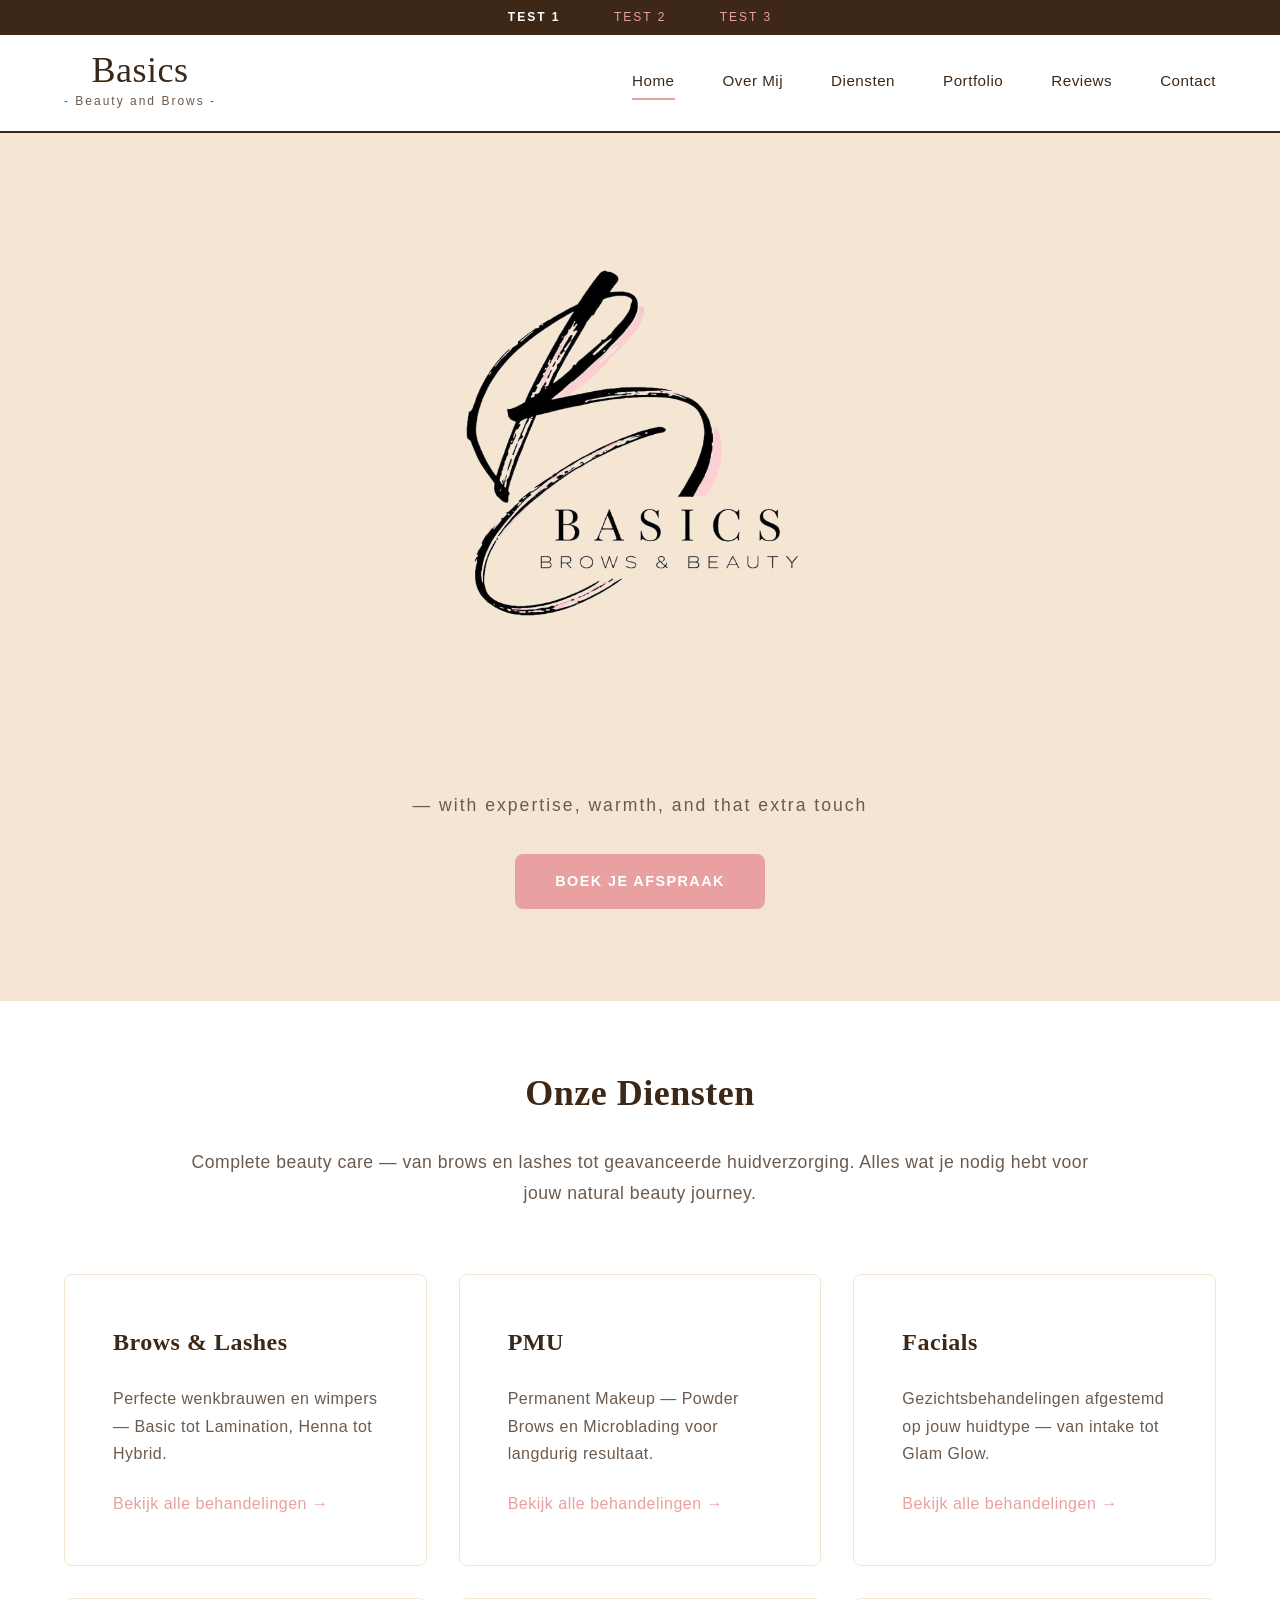
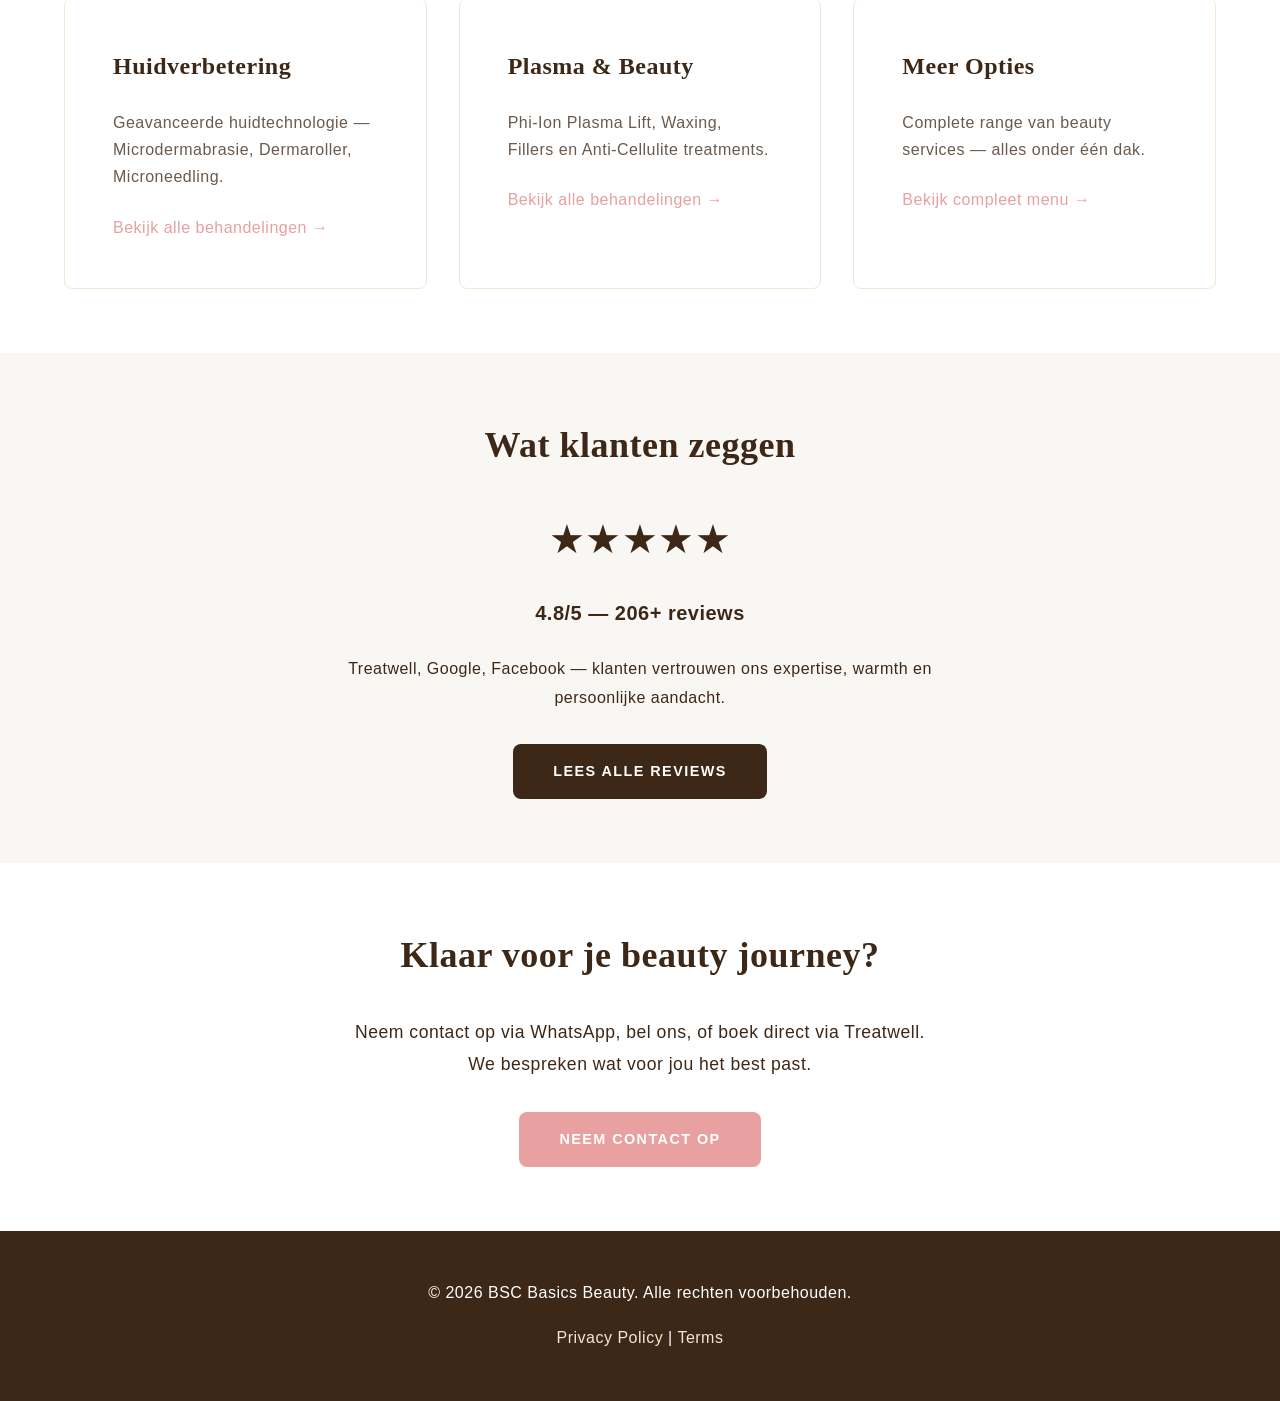
<file: index.html>
<!DOCTYPE html>
<html lang="nl">
<head>
  <meta charset="UTF-8">
  <meta name="viewport" content="width=device-width, initial-scale=1.0">
  <meta name="description" content="BSC Basics Beauty — Professional beauty treatments with expert care, warmth, and that extra touch.">
  <title>BSC Basics Beauty — Beauty Treatments & Skincare</title>
  <link rel="stylesheet" href="css/style.css">
  <style>
    .test-nav {
      position: fixed;
      top: 0;
      left: 0;
      right: 0;
      z-index: 101;
      background: #3D2817;
      color: white;
      padding: 0.5rem 2rem;
      text-align: center;
      font-size: 0.75rem;
      letter-spacing: 2px;
      text-transform: uppercase;
    }
    .test-nav a {
      color: #E8A0A0;
      margin: 0 1.5rem;
      text-decoration: none;
    }
    .test-nav a.active { color: white; font-weight: 600; }
    header { top: 32px !important; }
    nav a[disabled] { cursor: default; }
  </style>
</head>
<body>
  <div class="test-nav">
    <a href="index.html" class="active">Test 1</a>
    <a href="index super stylish.html">Test 2</a>
    <a href="test.html">Test 3</a>
  </div>
  <header>
    <div class="header-container">
      <div class="logo-text">
        <div>Basics</div>
        <div class="logo-subtitle">- Beauty and Brows -</div>
      </div>
      <button class="menu-toggle" id="menuToggle">☰</button>
      <nav id="navMenu">
        <a href="index.html" class="active">Home</a>
        <a href="#" disabled>Over Mij</a>
        <a href="#" disabled>Diensten</a>
        <a href="#" disabled>Portfolio</a>
        <a href="#" disabled>Reviews</a>
        <a href="#" disabled>Contact</a>
      </nav>
    </div>
  </header>

  <section class="hero">
    <div class="hero-content">
      <div class="logo-image">
        <img src="assets/logo/logo.png" alt="BSC Basics Beauty">
      </div>
      <p class="hero-tagline">— with expertise, warmth, and that extra touch</p>
      <a href="contact.html" class="btn">Boek je afspraak</a>
    </div>
  </section>

  <section class="section">
    <div class="container">
      <div style="max-width: 900px; margin: 0 auto;">
        <h2 class="text-center mb" style="margin-bottom: var(--spacing-md);">Onze Diensten</h2>
        <p class="text-center" style="max-width: 100%; margin: 0 auto var(--spacing-xxl); font-size: 1.1rem; line-height: 1.8; color: var(--text-light);">
          Complete beauty care — van brows en lashes tot geavanceerde huidverzorging. Alles wat je nodig hebt voor jouw natural beauty journey.
        </p>
      </div>

      <div class="grid grid-3" style="margin-top: var(--spacing-xl);">
        <div class="card">
          <h3>Brows & Lashes</h3>
          <p>Perfecte wenkbrauwen en wimpers — Basic tot Lamination, Henna tot Hybrid.</p>
          <a href="diensten.html#brows">Bekijk alle behandelingen →</a>
        </div>

        <div class="card">
          <h3>PMU</h3>
          <p>Permanent Makeup — Powder Brows en Microblading voor langdurig resultaat.</p>
          <a href="diensten.html#pmu">Bekijk alle behandelingen →</a>
        </div>

        <div class="card">
          <h3>Facials</h3>
          <p>Gezichtsbehandelingen afgestemd op jouw huidtype — van intake tot Glam Glow.</p>
          <a href="diensten.html#facials">Bekijk alle behandelingen →</a>
        </div>

        <div class="card">
          <h3>Huidverbetering</h3>
          <p>Geavanceerde huidtechnologie — Microdermabrasie, Dermaroller, Microneedling.</p>
          <a href="diensten.html#huid">Bekijk alle behandelingen →</a>
        </div>

        <div class="card">
          <h3>Plasma & Beauty</h3>
          <p>Phi-Ion Plasma Lift, Waxing, Fillers en Anti-Cellulite treatments.</p>
          <a href="diensten.html#plasma">Bekijk alle behandelingen →</a>
        </div>

        <div class="card">
          <h3>Meer Opties</h3>
          <p>Complete range van beauty services — alles onder één dak.</p>
          <a href="diensten.html">Bekijk compleet menu →</a>
        </div>
      </div>
    </div>
  </section>

  <section class="section section-light">
    <div class="container text-center">
      <h2 mb>Wat klanten zeggen</h2>
      <div style="font-size: 2.5rem; margin-bottom: var(--spacing-md);">★★★★★</div>
      <p style="font-size: 1.25rem; font-weight: 600; margin-bottom: var(--spacing-md);">4.8/5 — 206+ reviews</p>
      <p style="max-width: 600px; margin: 0 auto var(--spacing-lg);">
        Treatwell, Google, Facebook — klanten vertrouwen ons expertise, warmth en persoonlijke aandacht.
      </p>
      <a href="reviews.html" class="btn btn-secondary">Lees alle reviews</a>
    </div>
  </section>

  <section class="section">
    <div class="container text-center">
      <h2 mb>Klaar voor je beauty journey?</h2>
      <p style="max-width: 600px; margin: 0 auto var(--spacing-lg); font-size: 1.1rem;">
        Neem contact op via WhatsApp, bel ons, of boek direct via Treatwell.
        We bespreken wat voor jou het best past.
      </p>
      <a href="contact.html" class="btn">Neem contact op</a>
    </div>
  </section>

  <footer>
    <div class="container">
      <p>&copy; 2026 BSC Basics Beauty. Alle rechten voorbehouden.</p>
      <p style="margin-top: var(--spacing-sm);">
        <a href="#">Privacy Policy</a> | <a href="#">Terms</a>
      </p>
    </div>
  </footer>

  <script src="js/main.js"></script>
</body>
</html>
</file>
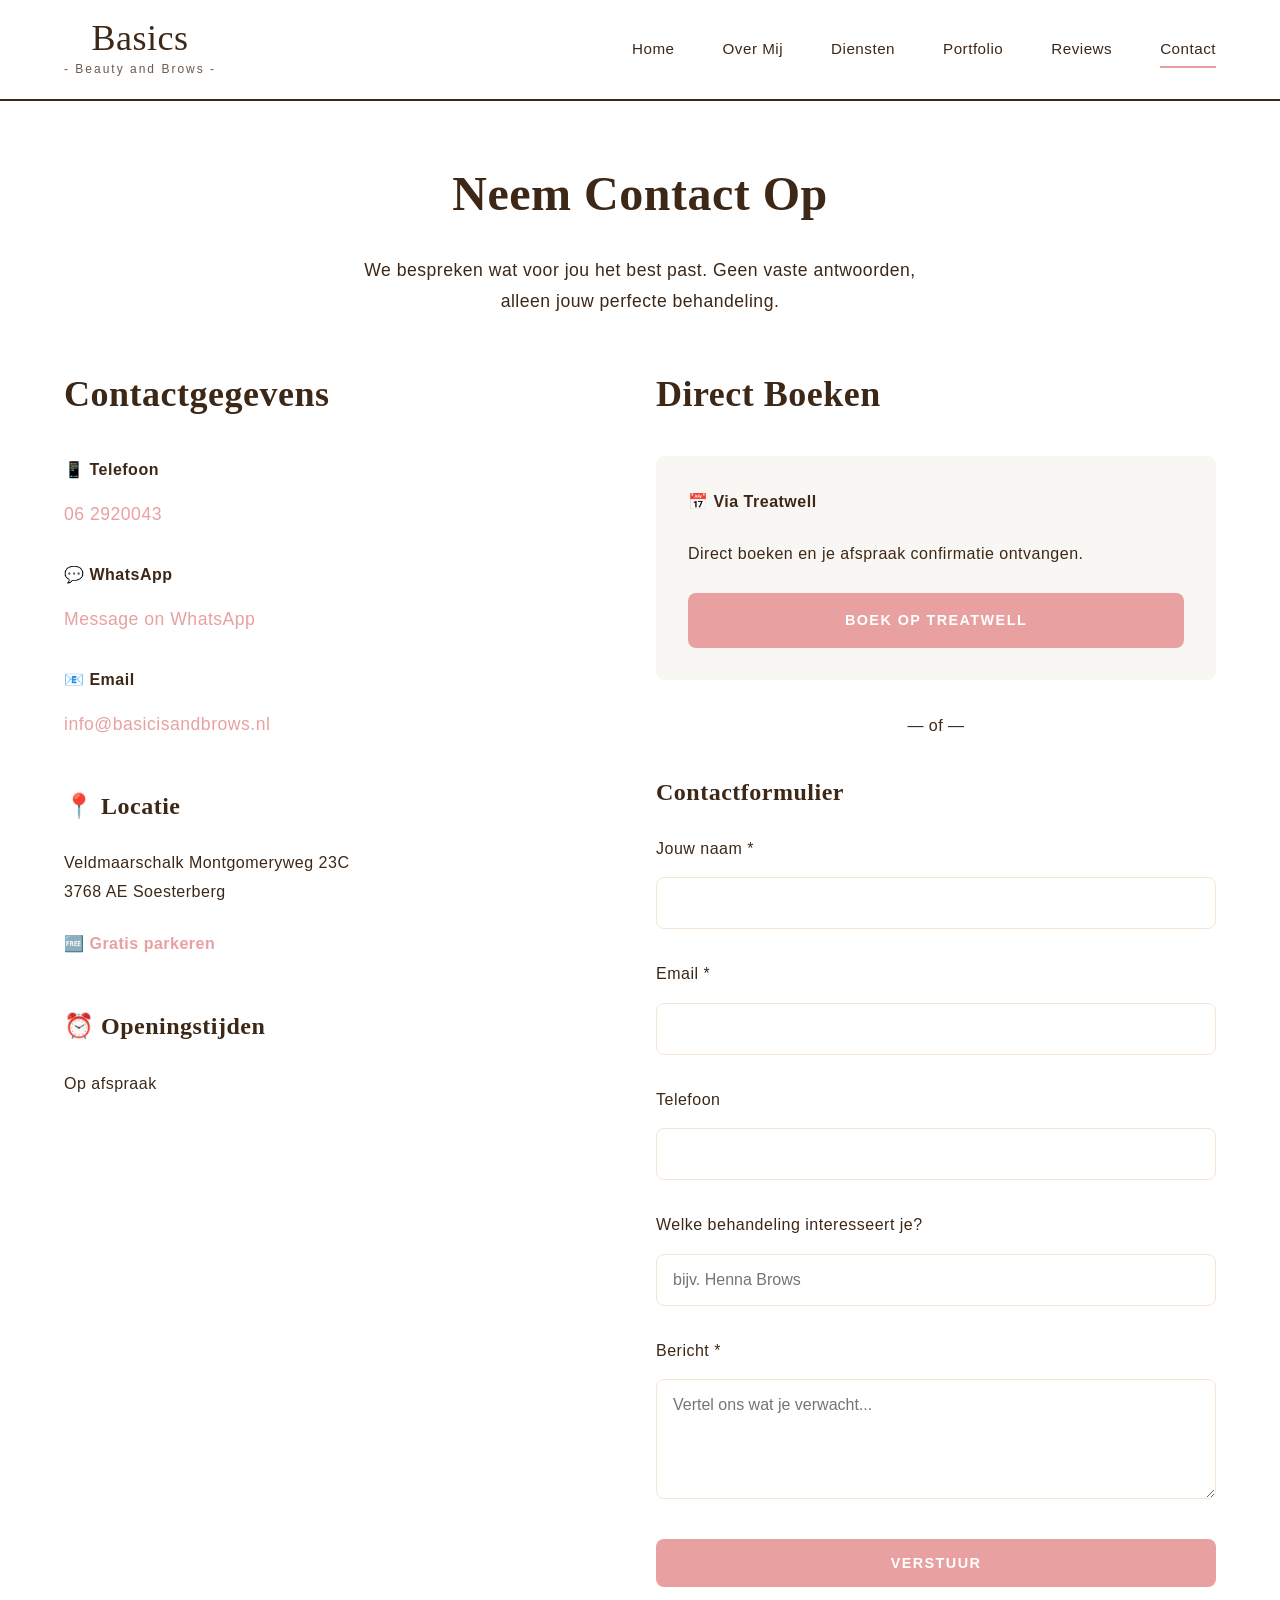
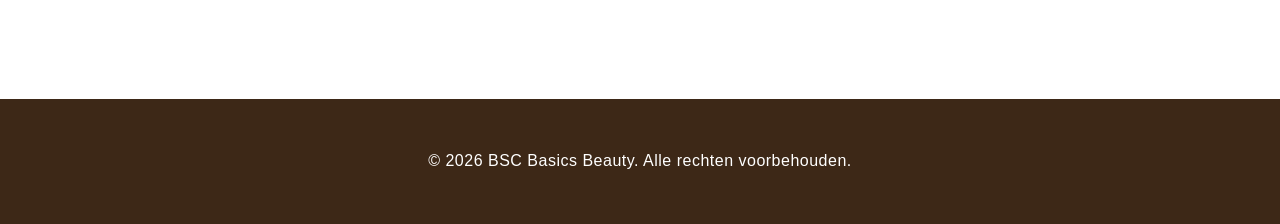
<file: contact.html>
<!DOCTYPE html>
<html lang="nl">
<head>
  <meta charset="UTF-8">
  <meta name="viewport" content="width=device-width, initial-scale=1.0">
  <meta name="description" content="Contact — Neem contact op en plan je afspraak in">
  <title>Contact — BSC Basics Beauty</title>
  <link rel="stylesheet" href="css/style.css">
</head>
<body>
  <header>
    <div class="header-container">
      <div class="logo-text">
        <div>Basics</div>
        <div class="logo-subtitle">- Beauty and Brows -</div>
      </div>
      <button class="menu-toggle" id="menuToggle">☰</button>
      <nav id="navMenu">
        <a href="index.html">Home</a>
        <a href="over-mij.html">Over Mij</a>
        <a href="diensten.html">Diensten</a>
        <a href="portfolio.html">Portfolio</a>
        <a href="reviews.html">Reviews</a>
        <a href="contact.html" class="active">Contact</a>
      </nav>
    </div>
  </header>

  <section class="section">
    <div class="container">
      <h1 class="text-center mb">Neem Contact Op</h1>
      <p class="text-center" style="max-width: 600px; margin: 0 auto var(--spacing-xl); font-size: 1.1rem;">
        We bespreken wat voor jou het best past. Geen vaste antwoorden, alleen jouw perfecte behandeling.
      </p>

      <div class="grid grid-2" style="margin: var(--spacing-xl) 0;">
        <!-- CONTACT INFO -->
        <div>
          <h2>Contactgegevens</h2>

          <div style="margin-bottom: var(--spacing-lg);">
            <p style="font-weight: 600; margin-bottom: var(--spacing-sm);">📱 Telefoon</p>
            <a href="tel:062920043" style="font-size: 1.1rem;">06 2920043</a>
          </div>

          <div style="margin-bottom: var(--spacing-lg);">
            <p style="font-weight: 600; margin-bottom: var(--spacing-sm);">💬 WhatsApp</p>
            <a href="https://wa.me/31629200430" target="_blank" style="font-size: 1.1rem;">Message on WhatsApp</a>
          </div>

          <div style="margin-bottom: var(--spacing-lg);">
            <p style="font-weight: 600; margin-bottom: var(--spacing-sm);">📧 Email</p>
            <a href="mailto:info@basicisandbrows.nl" style="font-size: 1.1rem;">info@basicisandbrows.nl</a>
          </div>

          <h3 style="margin-top: var(--spacing-xl);">📍 Locatie</h3>
          <p>Veldmaarschalk Montgomeryweg 23C<br>3768 AE Soesterberg</p>
          <p style="color: var(--accent); font-weight: 600;">🆓 Gratis parkeren</p>

          <h3 style="margin-top: var(--spacing-xl);">⏰ Openingstijden</h3>
          <p>Op afspraak</p>

          <!-- GOOGLE MAPS -->
          <div style="margin-top: var(--spacing-xl); border-radius: 8px; overflow: hidden; height: 300px;">
            <iframe src="https://www.google.com/maps/embed?pb=!1m18!1m12!1m3!1d2463.8476483826384!2d5.285!3d52.065!2m3!1f0!2f0!3f0!3m2!1i1024!2i768!4f13.1!3m3!1m2!1s0x47c5d2a1234e5e91%3A0x1234567890abcdef!2sVeldmaarschalk%20Montgomeryweg%2023C%2C%20Soesterberg!5e0!3m2!1snl!2snl!4v1234567890" width="100%" height="100%" style="border:0;" allowfullscreen="" loading="lazy" referrerpolicy="no-referrer-when-downgrade"></iframe>
          </div>
        </div>

        <!-- CONTACT FORM / BOOKING -->
        <div>
          <h2>Direct Boeken</h2>

          <div style="background: var(--gray); padding: var(--spacing-lg); border-radius: 8px; margin-bottom: var(--spacing-lg);">
            <p style="margin-bottom: var(--spacing-md); font-weight: 600;">📅 Via Treatwell</p>
            <p style="margin-bottom: var(--spacing-md);">
              Direct boeken en je afspraak confirmatie ontvangen.
            </p>
            <a href="https://www.treatwell.nl" target="_blank" class="btn" style="width: 100%; text-align: center;">
              Boek op Treatwell
            </a>
          </div>

          <p style="text-align: center; margin-bottom: var(--spacing-lg);">— of —</p>

          <h3>Contactformulier</h3>
          <form id="contactForm">
            <div class="form-group">
              <label for="name">Jouw naam *</label>
              <input type="text" id="name" name="name" required>
            </div>

            <div class="form-group">
              <label for="email">Email *</label>
              <input type="email" id="email" name="email" required>
            </div>

            <div class="form-group">
              <label for="phone">Telefoon</label>
              <input type="tel" id="phone" name="phone">
            </div>

            <div class="form-group">
              <label for="treatment">Welke behandeling interesseert je?</label>
              <input type="text" id="treatment" name="treatment" placeholder="bijv. Henna Brows">
            </div>

            <div class="form-group">
              <label for="message">Bericht *</label>
              <textarea id="message" name="message" required placeholder="Vertel ons wat je verwacht..."></textarea>
            </div>

            <button type="submit" class="btn" style="width: 100%;">Verstuur</button>
          </form>
        </div>
      </div>
    </div>
  </section>

  <footer>
    <div class="container">
      <p>&copy; 2026 BSC Basics Beauty. Alle rechten voorbehouden.</p>
    </div>
  </footer>

  <script src="js/main.js"></script>
</body>
</html>
</file>
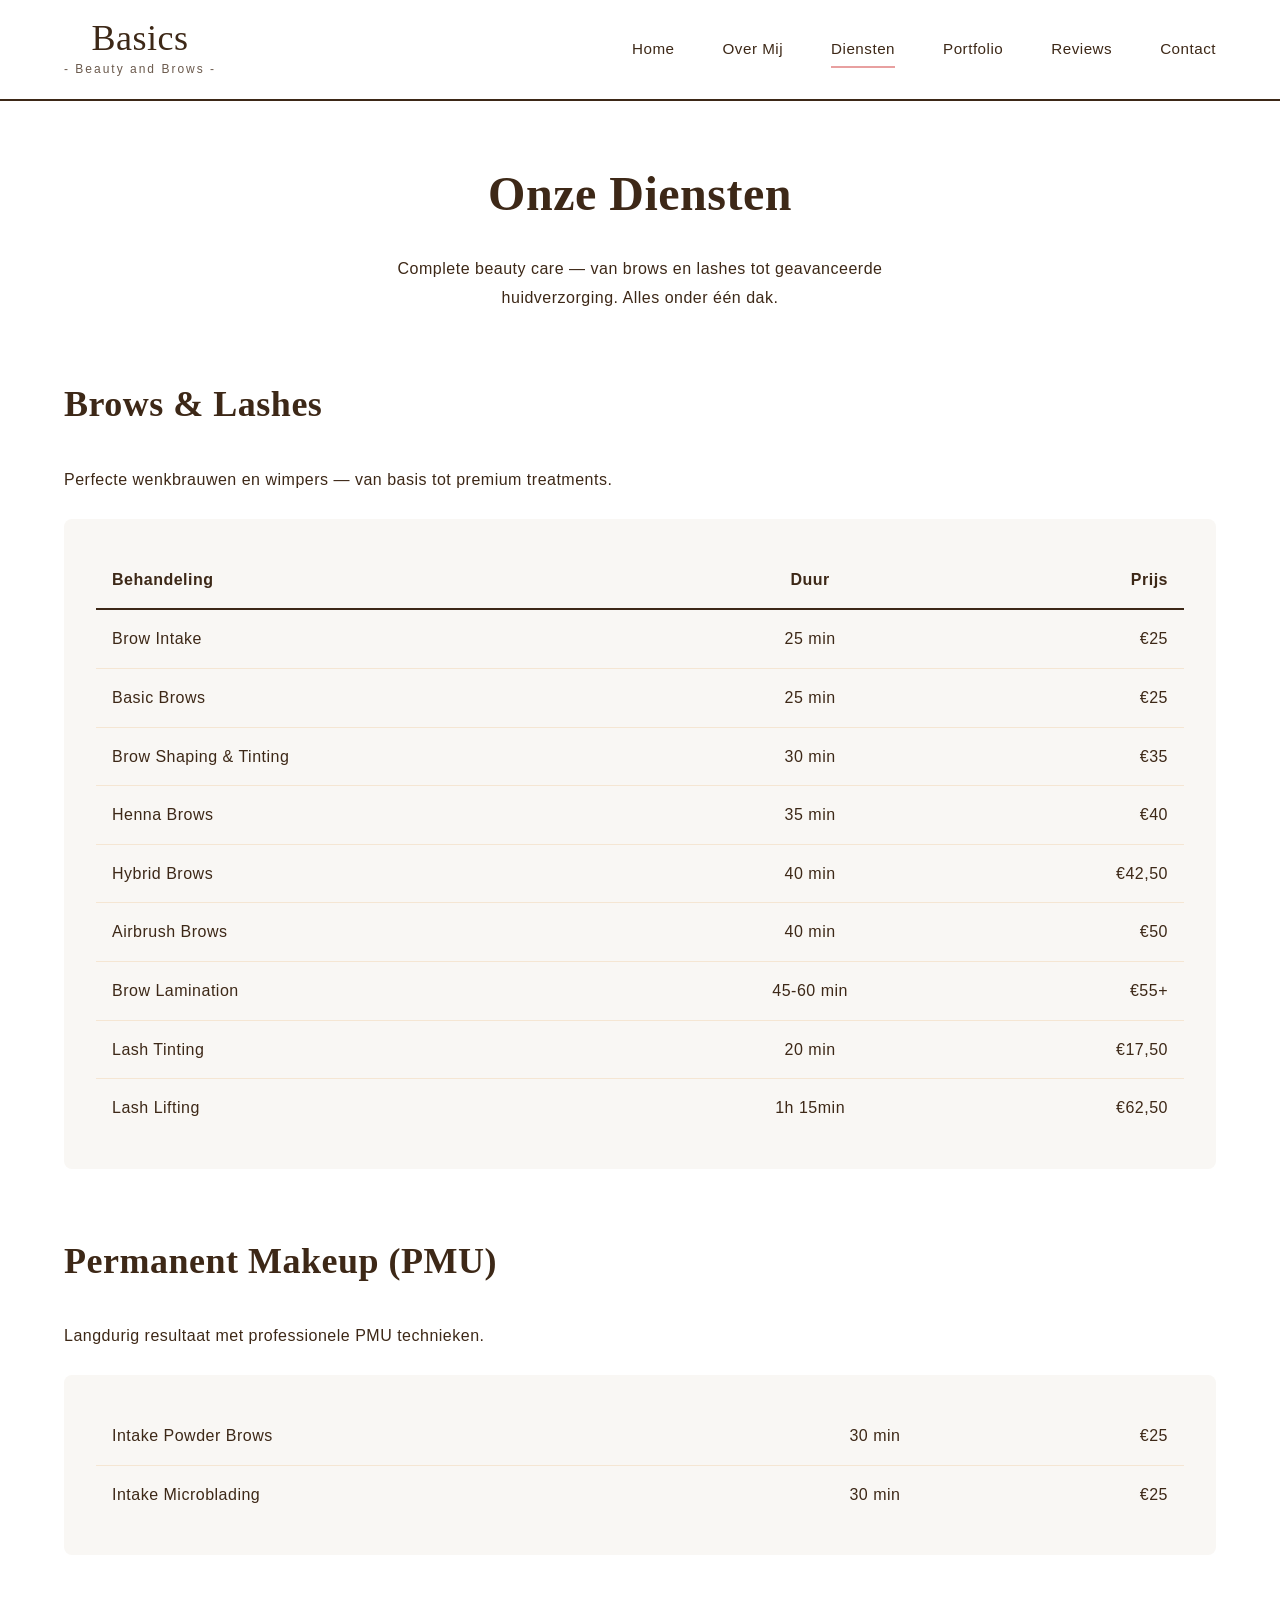
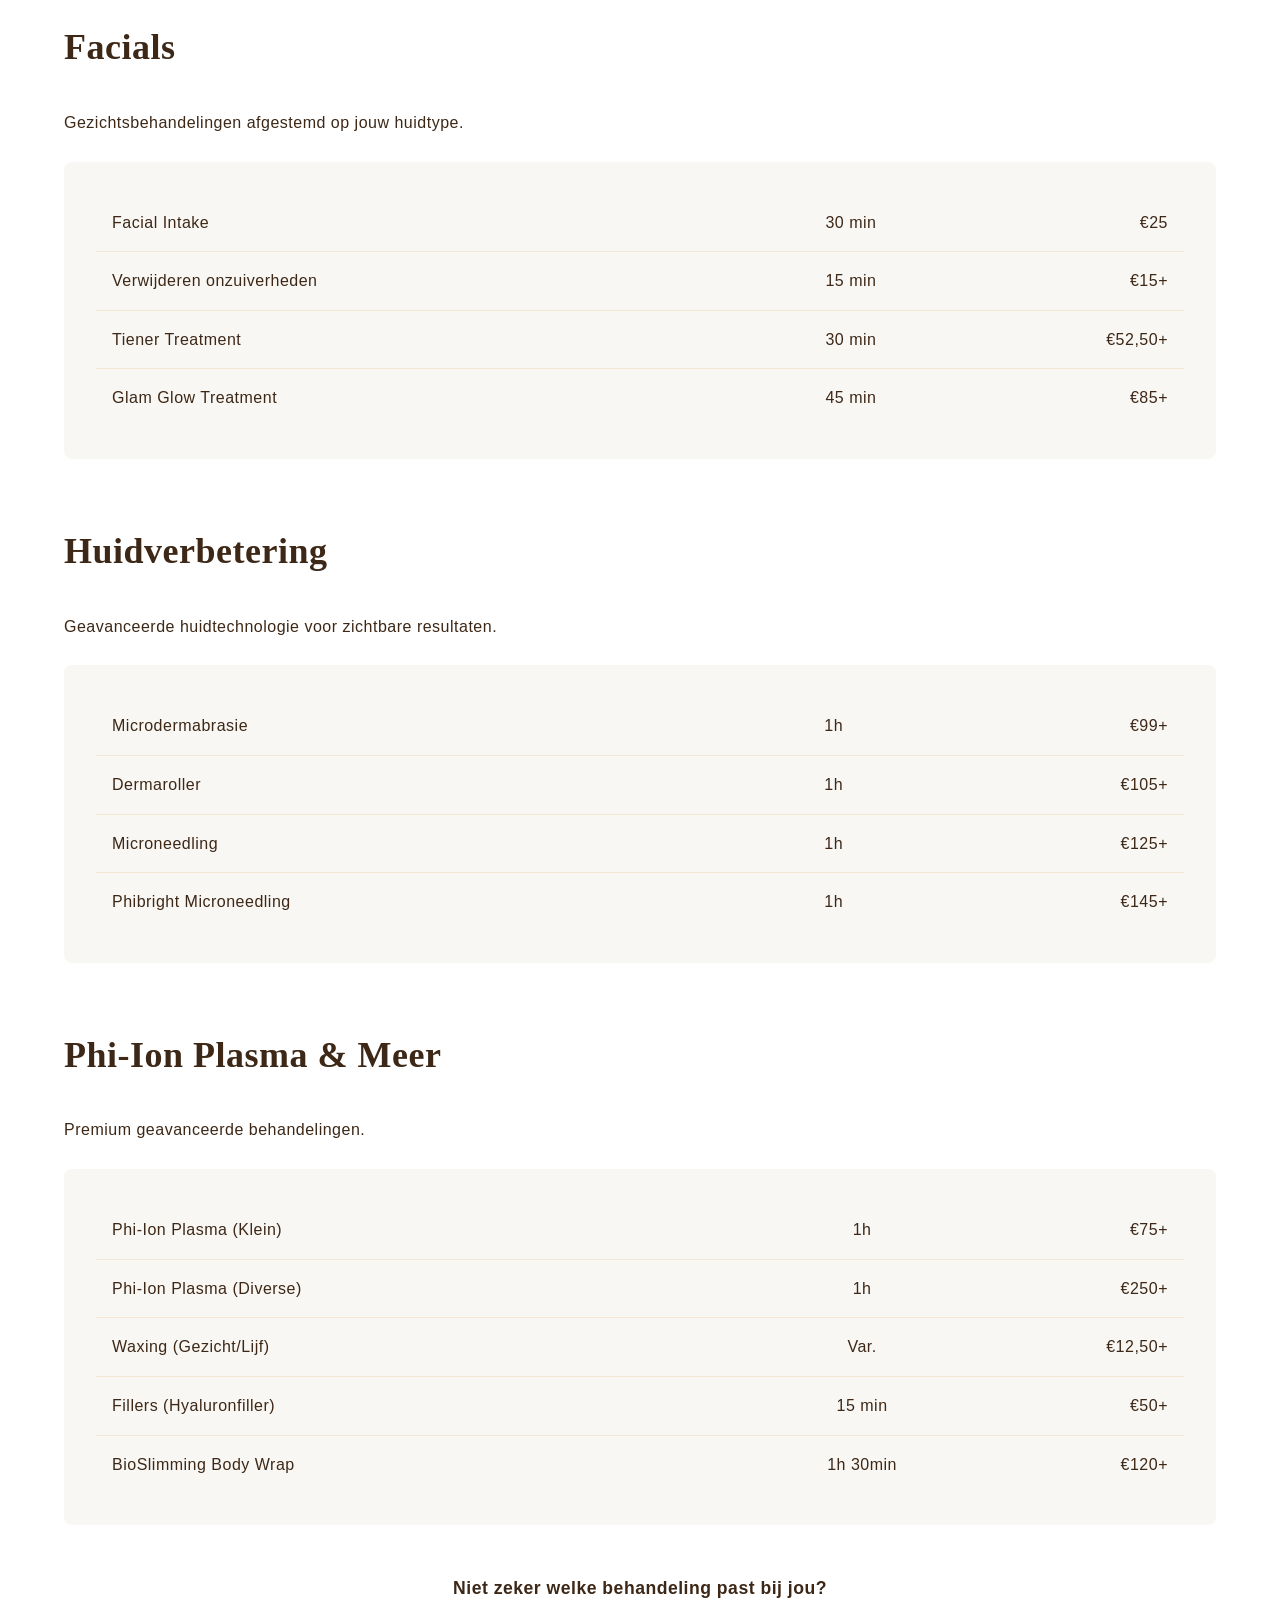
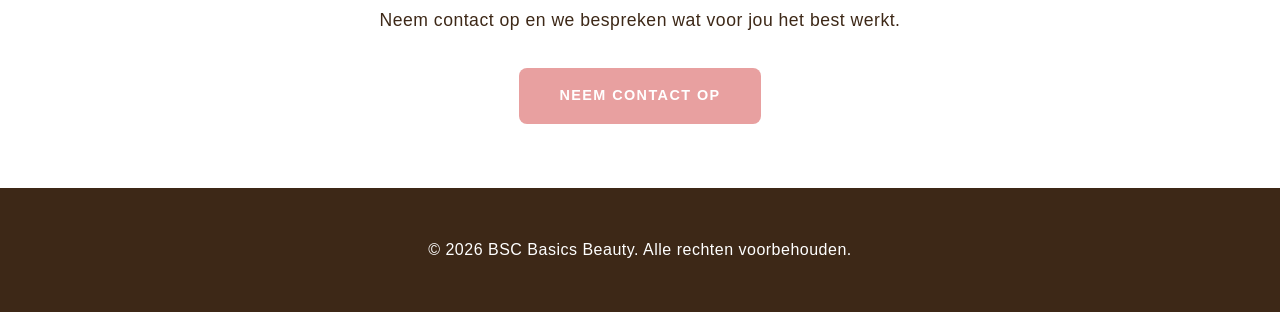
<file: diensten.html>
<!DOCTYPE html>
<html lang="nl">
<head>
  <meta charset="UTF-8">
  <meta name="viewport" content="width=device-width, initial-scale=1.0">
  <meta name="description" content="Alle beauty treatments — Brows, Lashes, PMU, Facials, Huidverbetering en meer">
  <title>Diensten — BSC Basics Beauty</title>
  <link rel="stylesheet" href="css/style.css">
</head>
<body>
  <header>
    <div class="header-container">
      <div class="logo-text">
        <div>Basics</div>
        <div class="logo-subtitle">- Beauty and Brows -</div>
      </div>
      <button class="menu-toggle" id="menuToggle">☰</button>
      <nav id="navMenu">
        <a href="index.html">Home</a>
        <a href="over-mij.html">Over Mij</a>
        <a href="diensten.html" class="active">Diensten</a>
        <a href="portfolio.html">Portfolio</a>
        <a href="reviews.html">Reviews</a>
        <a href="contact.html">Contact</a>
      </nav>
    </div>
  </header>

  <section class="section">
    <div class="container">
      <h1 class="text-center mb">Onze Diensten</h1>
      <p class="text-center" style="max-width: 600px; margin: 0 auto var(--spacing-xl);">
        Complete beauty care — van brows en lashes tot geavanceerde huidverzorging.
        Alles onder één dak.
      </p>

      <!-- BROWS & LASHES -->
      <h2 id="brows" style="margin-top: var(--spacing-xxl);">Brows & Lashes</h2>
      <p>Perfecte wenkbrauwen en wimpers — van basis tot premium treatments.</p>
      
      <div style="background: var(--gray); padding: var(--spacing-lg); border-radius: 8px; margin-bottom: var(--spacing-xl); overflow-x: auto;">
        <table style="width: 100%; border-collapse: collapse;">
          <thead>
            <tr style="border-bottom: 2px solid var(--text);">
              <th style="text-align: left; padding: var(--spacing-sm);">Behandeling</th>
              <th style="text-align: center; padding: var(--spacing-sm);">Duur</th>
              <th style="text-align: right; padding: var(--spacing-sm);">Prijs</th>
            </tr>
          </thead>
          <tbody>
            <tr style="border-bottom: 1px solid var(--primary);">
              <td style="padding: var(--spacing-sm);">Brow Intake</td>
              <td style="text-align: center; padding: var(--spacing-sm);">25 min</td>
              <td style="text-align: right; padding: var(--spacing-sm);">€25</td>
            </tr>
            <tr style="border-bottom: 1px solid var(--primary);">
              <td style="padding: var(--spacing-sm);">Basic Brows</td>
              <td style="text-align: center; padding: var(--spacing-sm);">25 min</td>
              <td style="text-align: right; padding: var(--spacing-sm);">€25</td>
            </tr>
            <tr style="border-bottom: 1px solid var(--primary);">
              <td style="padding: var(--spacing-sm);">Brow Shaping & Tinting</td>
              <td style="text-align: center; padding: var(--spacing-sm);">30 min</td>
              <td style="text-align: right; padding: var(--spacing-sm);">€35</td>
            </tr>
            <tr style="border-bottom: 1px solid var(--primary);">
              <td style="padding: var(--spacing-sm);">Henna Brows</td>
              <td style="text-align: center; padding: var(--spacing-sm);">35 min</td>
              <td style="text-align: right; padding: var(--spacing-sm);">€40</td>
            </tr>
            <tr style="border-bottom: 1px solid var(--primary);">
              <td style="padding: var(--spacing-sm);">Hybrid Brows</td>
              <td style="text-align: center; padding: var(--spacing-sm);">40 min</td>
              <td style="text-align: right; padding: var(--spacing-sm);">€42,50</td>
            </tr>
            <tr style="border-bottom: 1px solid var(--primary);">
              <td style="padding: var(--spacing-sm);">Airbrush Brows</td>
              <td style="text-align: center; padding: var(--spacing-sm);">40 min</td>
              <td style="text-align: right; padding: var(--spacing-sm);">€50</td>
            </tr>
            <tr style="border-bottom: 1px solid var(--primary);">
              <td style="padding: var(--spacing-sm);">Brow Lamination</td>
              <td style="text-align: center; padding: var(--spacing-sm);">45-60 min</td>
              <td style="text-align: right; padding: var(--spacing-sm);">€55+</td>
            </tr>
            <tr style="border-bottom: 1px solid var(--primary);">
              <td style="padding: var(--spacing-sm);">Lash Tinting</td>
              <td style="text-align: center; padding: var(--spacing-sm);">20 min</td>
              <td style="text-align: right; padding: var(--spacing-sm);">€17,50</td>
            </tr>
            <tr>
              <td style="padding: var(--spacing-sm);">Lash Lifting</td>
              <td style="text-align: center; padding: var(--spacing-sm);">1h 15min</td>
              <td style="text-align: right; padding: var(--spacing-sm);">€62,50</td>
            </tr>
          </tbody>
        </table>
      </div>

      <!-- PMU -->
      <h2 id="pmu" style="margin-top: var(--spacing-xxl);">Permanent Makeup (PMU)</h2>
      <p>Langdurig resultaat met professionele PMU technieken.</p>
      
      <div style="background: var(--gray); padding: var(--spacing-lg); border-radius: 8px; margin-bottom: var(--spacing-xl); overflow-x: auto;">
        <table style="width: 100%; border-collapse: collapse;">
          <tbody>
            <tr style="border-bottom: 1px solid var(--primary);">
              <td style="padding: var(--spacing-sm); width: 60%;">Intake Powder Brows</td>
              <td style="text-align: center; padding: var(--spacing-sm);">30 min</td>
              <td style="text-align: right; padding: var(--spacing-sm);">€25</td>
            </tr>
            <tr>
              <td style="padding: var(--spacing-sm);">Intake Microblading</td>
              <td style="text-align: center; padding: var(--spacing-sm);">30 min</td>
              <td style="text-align: right; padding: var(--spacing-sm);">€25</td>
            </tr>
          </tbody>
        </table>
      </div>

      <!-- FACIALS -->
      <h2 id="facials" style="margin-top: var(--spacing-xxl);">Facials</h2>
      <p>Gezichtsbehandelingen afgestemd op jouw huidtype.</p>
      
      <div style="background: var(--gray); padding: var(--spacing-lg); border-radius: 8px; margin-bottom: var(--spacing-xl); overflow-x: auto;">
        <table style="width: 100%; border-collapse: collapse;">
          <tbody>
            <tr style="border-bottom: 1px solid var(--primary);">
              <td style="padding: var(--spacing-sm); width: 60%;">Facial Intake</td>
              <td style="text-align: center; padding: var(--spacing-sm);">30 min</td>
              <td style="text-align: right; padding: var(--spacing-sm);">€25</td>
            </tr>
            <tr style="border-bottom: 1px solid var(--primary);">
              <td style="padding: var(--spacing-sm);">Verwijderen onzuiverheden</td>
              <td style="text-align: center; padding: var(--spacing-sm);">15 min</td>
              <td style="text-align: right; padding: var(--spacing-sm);">€15+</td>
            </tr>
            <tr style="border-bottom: 1px solid var(--primary);">
              <td style="padding: var(--spacing-sm);">Tiener Treatment</td>
              <td style="text-align: center; padding: var(--spacing-sm);">30 min</td>
              <td style="text-align: right; padding: var(--spacing-sm);">€52,50+</td>
            </tr>
            <tr>
              <td style="padding: var(--spacing-sm);">Glam Glow Treatment</td>
              <td style="text-align: center; padding: var(--spacing-sm);">45 min</td>
              <td style="text-align: right; padding: var(--spacing-sm);">€85+</td>
            </tr>
          </tbody>
        </table>
      </div>

      <!-- HUIDVERBETERING -->
      <h2 id="huid" style="margin-top: var(--spacing-xxl);">Huidverbetering</h2>
      <p>Geavanceerde huidtechnologie voor zichtbare resultaten.</p>
      
      <div style="background: var(--gray); padding: var(--spacing-lg); border-radius: 8px; margin-bottom: var(--spacing-xl); overflow-x: auto;">
        <table style="width: 100%; border-collapse: collapse;">
          <tbody>
            <tr style="border-bottom: 1px solid var(--primary);">
              <td style="padding: var(--spacing-sm); width: 60%;">Microdermabrasie</td>
              <td style="text-align: center; padding: var(--spacing-sm);">1h</td>
              <td style="text-align: right; padding: var(--spacing-sm);">€99+</td>
            </tr>
            <tr style="border-bottom: 1px solid var(--primary);">
              <td style="padding: var(--spacing-sm);">Dermaroller</td>
              <td style="text-align: center; padding: var(--spacing-sm);">1h</td>
              <td style="text-align: right; padding: var(--spacing-sm);">€105+</td>
            </tr>
            <tr style="border-bottom: 1px solid var(--primary);">
              <td style="padding: var(--spacing-sm);">Microneedling</td>
              <td style="text-align: center; padding: var(--spacing-sm);">1h</td>
              <td style="text-align: right; padding: var(--spacing-sm);">€125+</td>
            </tr>
            <tr>
              <td style="padding: var(--spacing-sm);">Phibright Microneedling</td>
              <td style="text-align: center; padding: var(--spacing-sm);">1h</td>
              <td style="text-align: right; padding: var(--spacing-sm);">€145+</td>
            </tr>
          </tbody>
        </table>
      </div>

      <!-- PLASMA -->
      <h2 id="plasma" style="margin-top: var(--spacing-xxl);">Phi-Ion Plasma & Meer</h2>
      <p>Premium geavanceerde behandelingen.</p>
      
      <div style="background: var(--gray); padding: var(--spacing-lg); border-radius: 8px; margin-bottom: var(--spacing-xl); overflow-x: auto;">
        <table style="width: 100%; border-collapse: collapse;">
          <tbody>
            <tr style="border-bottom: 1px solid var(--primary);">
              <td style="padding: var(--spacing-sm); width: 60%;">Phi-Ion Plasma (Klein)</td>
              <td style="text-align: center; padding: var(--spacing-sm);">1h</td>
              <td style="text-align: right; padding: var(--spacing-sm);">€75+</td>
            </tr>
            <tr style="border-bottom: 1px solid var(--primary);">
              <td style="padding: var(--spacing-sm);">Phi-Ion Plasma (Diverse)</td>
              <td style="text-align: center; padding: var(--spacing-sm);">1h</td>
              <td style="text-align: right; padding: var(--spacing-sm);">€250+</td>
            </tr>
            <tr style="border-bottom: 1px solid var(--primary);">
              <td style="padding: var(--spacing-sm);">Waxing (Gezicht/Lijf)</td>
              <td style="text-align: center; padding: var(--spacing-sm);">Var.</td>
              <td style="text-align: right; padding: var(--spacing-sm);">€12,50+</td>
            </tr>
            <tr style="border-bottom: 1px solid var(--primary);">
              <td style="padding: var(--spacing-sm);">Fillers (Hyaluronfiller)</td>
              <td style="text-align: center; padding: var(--spacing-sm);">15 min</td>
              <td style="text-align: right; padding: var(--spacing-sm);">€50+</td>
            </tr>
            <tr>
              <td style="padding: var(--spacing-sm);">BioSlimming Body Wrap</td>
              <td style="text-align: center; padding: var(--spacing-sm);">1h 30min</td>
              <td style="text-align: right; padding: var(--spacing-sm);">€120+</td>
            </tr>
          </tbody>
        </table>
      </div>

      <div class="text-center mt">
        <p style="font-size: 1.1rem; margin-bottom: var(--spacing-lg);">
          <strong>Niet zeker welke behandeling past bij jou?</strong><br>
          Neem contact op en we bespreken wat voor jou het best werkt.
        </p>
        <a href="contact.html" class="btn">Neem contact op</a>
      </div>
    </div>
  </section>

  <footer>
    <div class="container">
      <p>&copy; 2026 BSC Basics Beauty. Alle rechten voorbehouden.</p>
    </div>
  </footer>

  <script src="js/main.js"></script>
</body>
</html>
</file>
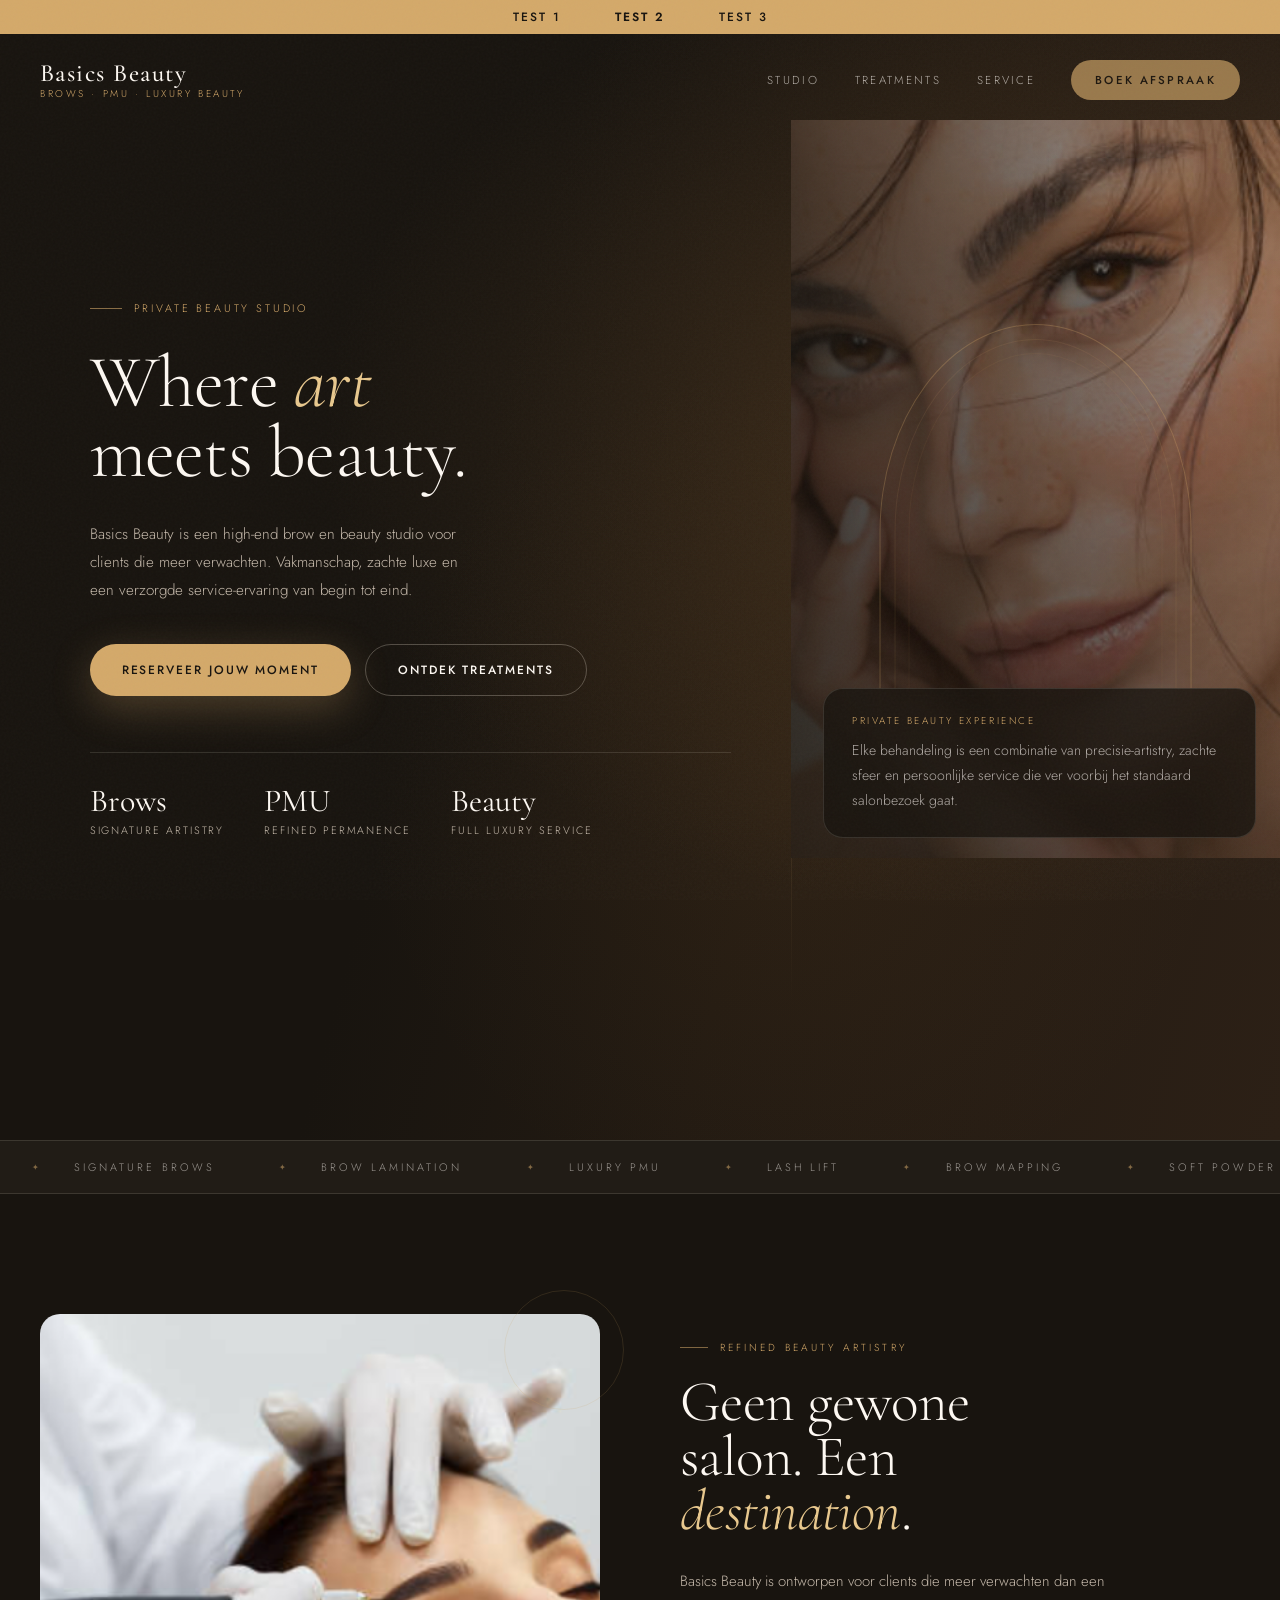
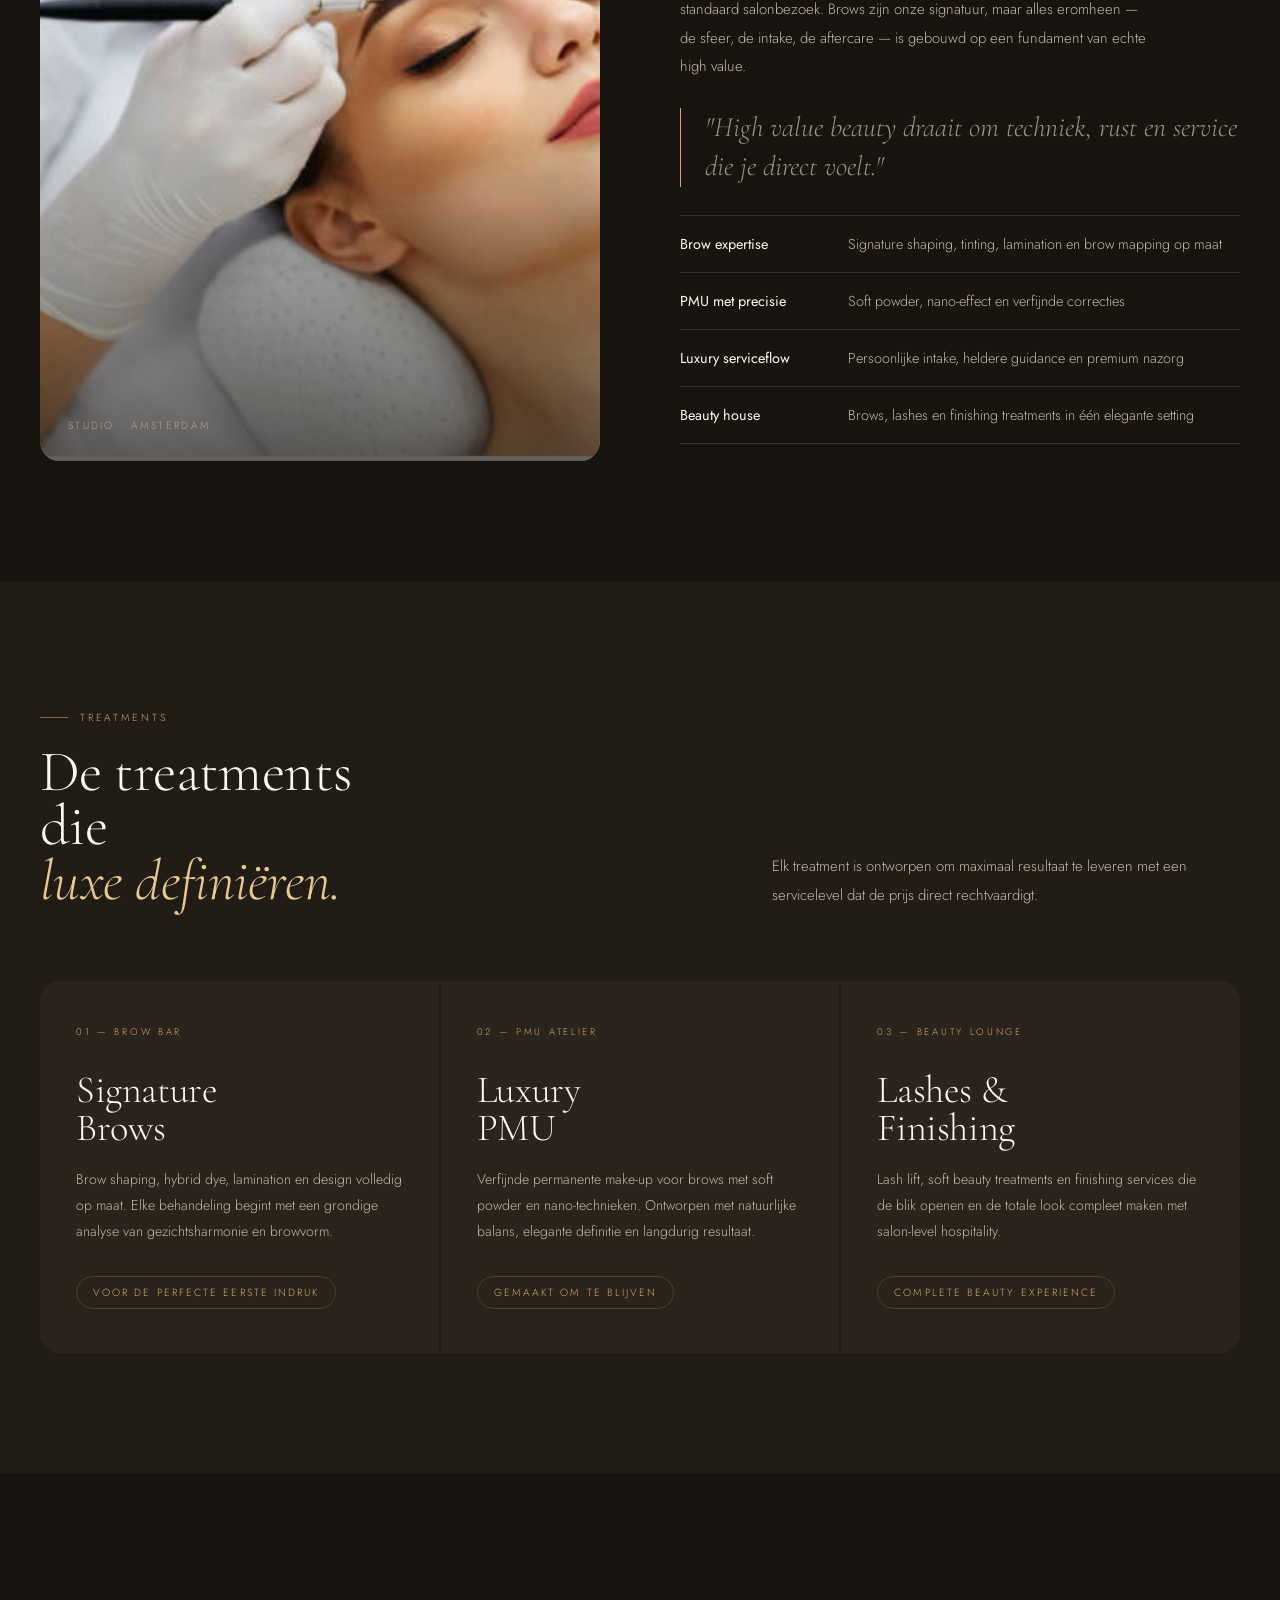
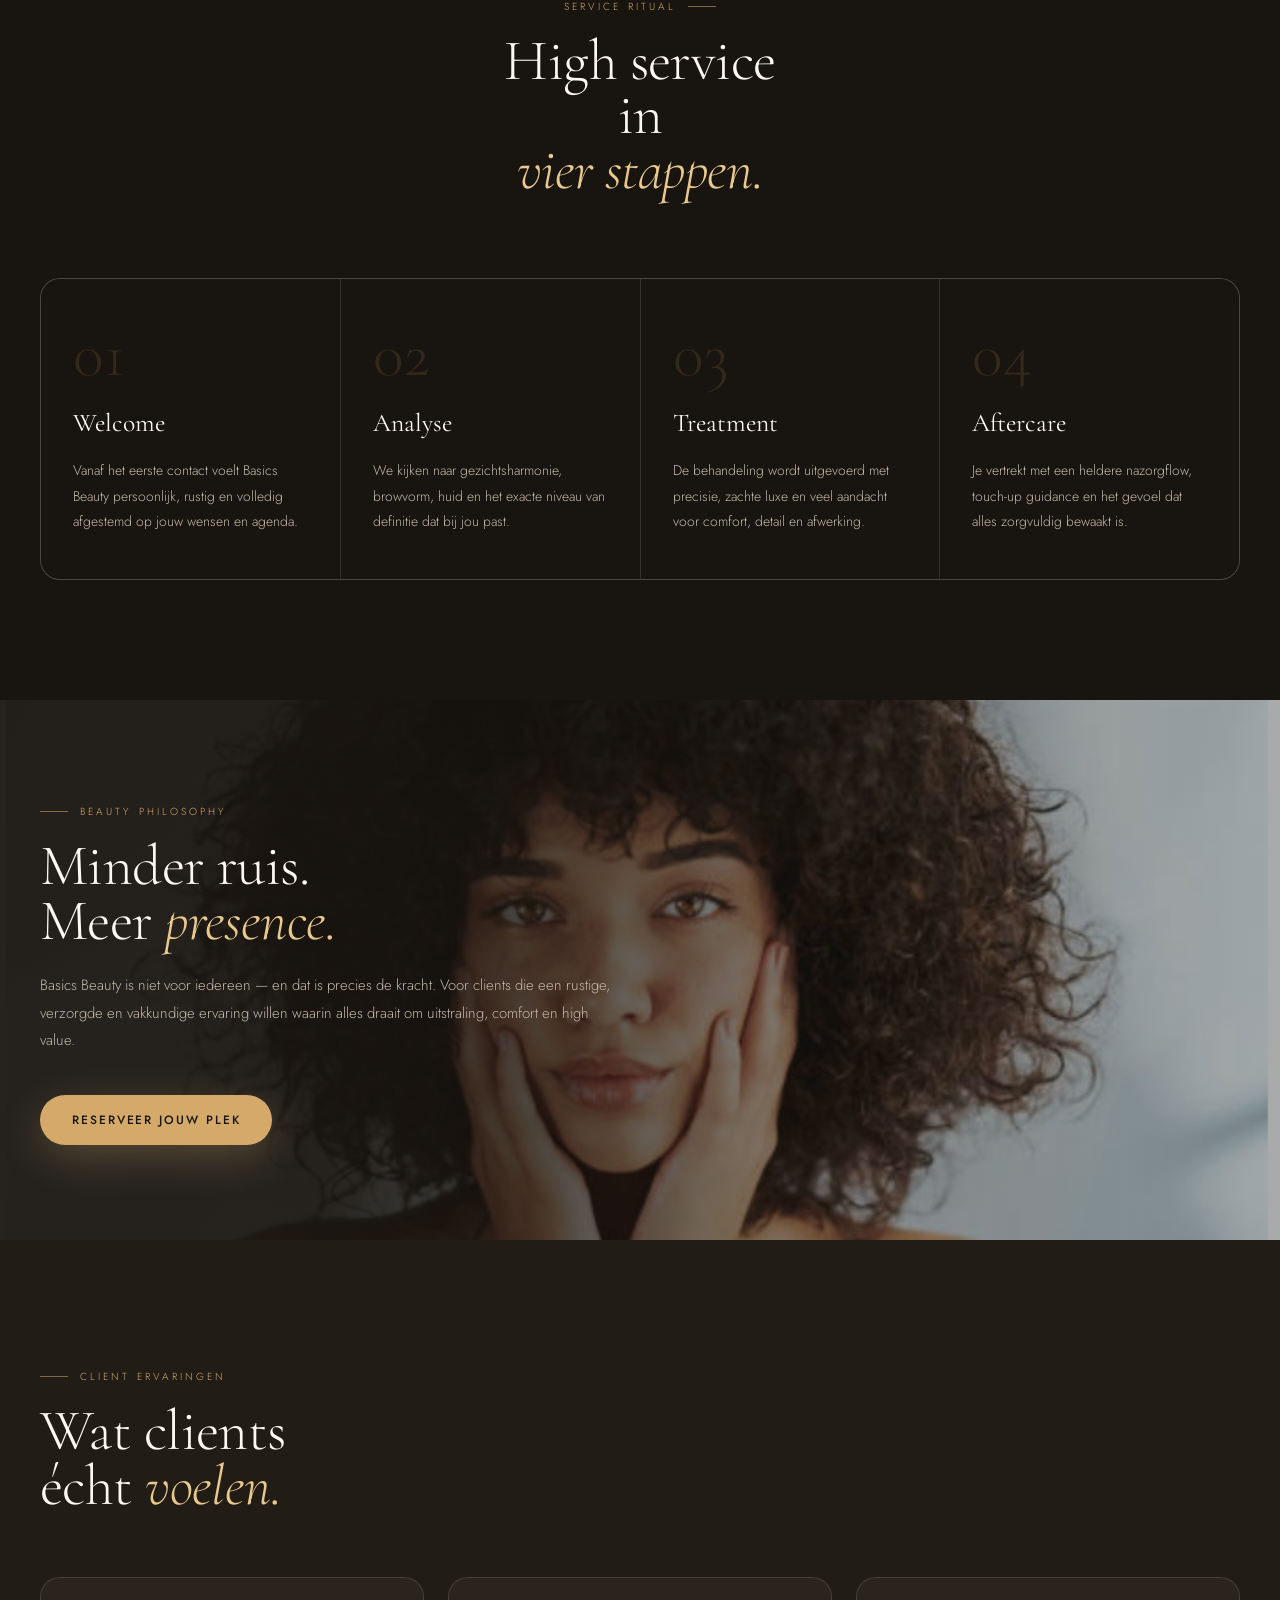
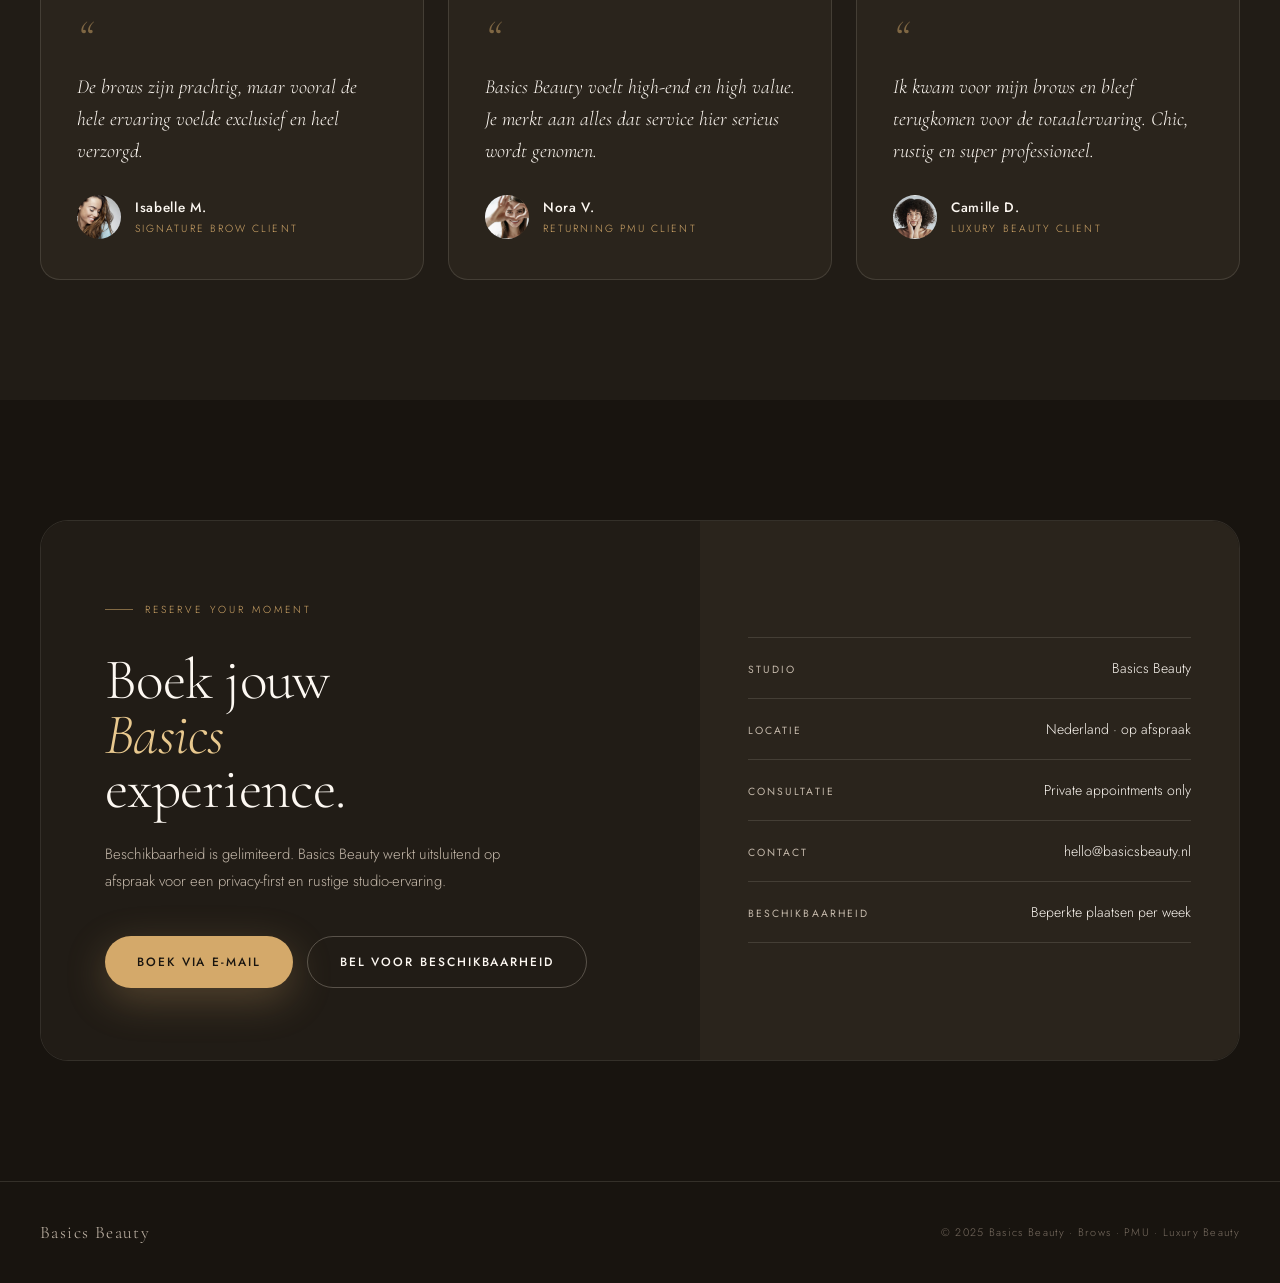
<file: index super stylish.html>
<!DOCTYPE html>
<html lang="nl">
<head>
  <meta charset="UTF-8">
  <meta name="viewport" content="width=device-width, initial-scale=1.0">
  <title>Basics Beauty — Signature Brows & Luxury Beauty</title>
  <meta name="description" content="Basics Beauty — High-end brow artistry, PMU en luxury beauty treatments in een private studio-omgeving.">
  <link rel="preconnect" href="https://fonts.googleapis.com">
  <link rel="preconnect" href="https://fonts.gstatic.com" crossorigin>
  <link href="https://fonts.googleapis.com/css2?family=Cormorant+Garamond:ital,wght@0,300;0,400;0,500;0,600;1,300;1,400;1,500&family=Jost:wght@300;400;500;600&display=swap" rel="stylesheet">
  <style>
    :root {
      --bg:        #18140f;
      --surface:   #211c16;
      --card:      #2a241c;
      --border:    rgba(255,243,228,0.12);
      --text:      #fdf8f2;
      --muted:     #c4b8aa;
      --faint:     #7a6e62;
      --gold:      #d4a96a;
      --gold-lt:   #e8c88e;
      --gold-dim:  rgba(212,169,106,0.15);
      --gold-glow: rgba(212,169,106,0.08);
      --radius-lg: 20px;
      --radius-sm: 12px;
      --max:       1200px;
      --ease:      cubic-bezier(.22,.84,.36,1);
    }

    *, *::before, *::after { box-sizing: border-box; margin: 0; padding: 0; }
    html { scroll-behavior: smooth; }

    body {
      font-family: "Jost", sans-serif;
      font-weight: 300;
      background: var(--bg);
      color: var(--text);
      min-height: 100vh;
      -webkit-font-smoothing: antialiased;
    }

    /* ── subtle grain overlay ── */
    body::after {
      content: "";
      position: fixed; inset: 0;
      background-image: url("data:image/svg+xml,%3Csvg viewBox='0 0 512 512' xmlns='http://www.w3.org/2000/svg'%3E%3Cfilter id='n'%3E%3CfeTurbulence type='fractalNoise' baseFrequency='0.75' numOctaves='4' stitchTiles='stitch'/%3E%3C/filter%3E%3Crect width='100%25' height='100%25' filter='url(%23n)' opacity='1'/%3E%3C/svg%3E");
      opacity: 0.028;
      pointer-events: none;
      z-index: 9999;
    }

    a { color: inherit; text-decoration: none; }
    img { max-width: 100%; display: block; }

    .shell {
      width: min(var(--max), calc(100% - 48px));
      margin: 0 auto;
    }

    /* ─────────── NAV ─────────── */
    .nav-wrap {
      position: fixed; top: 0; left: 0; right: 0;
      z-index: 100;
      padding: 28px 0;
      transition: padding 400ms var(--ease), background 400ms var(--ease);
    }
    .nav-wrap.scrolled {
      padding: 16px 0;
      background: rgba(12,10,8,0.88);
      backdrop-filter: blur(24px);
      border-bottom: 1px solid var(--border);
    }
    .nav-inner {
      display: flex;
      align-items: center;
      justify-content: space-between;
    }
    .logo {
      display: flex;
      flex-direction: column;
      line-height: 1;
      gap: 3px;
    }
    .logo-main {
      font-family: "Cormorant Garamond", serif;
      font-weight: 500;
      font-size: 1.55rem;
      letter-spacing: 0.06em;
      color: var(--text);
    }
    .logo-sub {
      font-size: 0.62rem;
      letter-spacing: 0.26em;
      text-transform: uppercase;
      color: var(--gold);
    }
    .nav-links {
      display: flex;
      align-items: center;
      gap: 36px;
    }
    .nav-links a {
      font-size: 0.72rem;
      letter-spacing: 0.2em;
      text-transform: uppercase;
      color: var(--text);
      opacity: 0.65;
      transition: color 220ms, opacity 220ms;
    }
    .nav-links a:hover { opacity: 1; }
    .btn-nav {
      font-size: 0.72rem;
      letter-spacing: 0.18em;
      text-transform: uppercase;
      color: var(--bg) !important;
      background: var(--gold);
      padding: 12px 24px;
      border-radius: 999px;
      font-weight: 500;
      transition: background 220ms, transform 220ms;
    }
    .btn-nav:hover {
      background: var(--gold-lt);
      transform: translateY(-1px);
    }

    /* ─────────── HERO ─────────── */
    .hero {
      position: relative;
      overflow: hidden;
    }

    /* Full background — warmer on the right for depth */
    .hero-bg {
      position: absolute;
      inset: 0;
      background:
        radial-gradient(ellipse at 78% 38%, rgba(160,110,55,0.22), transparent 48%),
        radial-gradient(ellipse at 62% 70%, rgba(120,80,35,0.12), transparent 38%),
        linear-gradient(105deg, #18140f 0%, #18140f 38%, #221a12 62%, #2c2016 100%);
    }

    /* Subtle golden-ratio vertical division line */
    .hero-divider {
      position: absolute;
      top: 12%;
      bottom: 12%;
      left: 61.8%;
      width: 1px;
      background: linear-gradient(to bottom, transparent, rgba(212,169,106,0.15) 30%, rgba(212,169,106,0.15) 70%, transparent);
      z-index: 1;
    }

    /* Inner grid — full-width, geen shell-centering hier */
    .hero-inner {
      position: relative;
      z-index: 2;
      display: grid;
      grid-template-columns: 61.8fr 38.2fr;
      align-items: stretch;
      min-height: 100svh;
      width: 100%;
    }

    /* Left: copy — padded vanaf viewport-rand */
    .hero-left {
      display: flex;
      flex-direction: column;
      justify-content: flex-start;
      padding: clamp(120px, 20vh, 180px) 60px 80px max(40px, 7vw);
    }

    .hero-eyebrow {
      display: inline-flex;
      align-items: center;
      gap: 12px;
      font-size: 0.68rem;
      letter-spacing: 0.26em;
      text-transform: uppercase;
      color: var(--gold);
      margin-bottom: 32px;
    }
    .hero-eyebrow::before {
      content: "";
      display: block;
      width: 32px;
      height: 1px;
      background: var(--gold);
      opacity: 0.6;
    }
    .hero h1 {
      font-family: "Cormorant Garamond", serif;
      font-weight: 300;
      font-size: clamp(3.6rem, 5.8vw, 7.2rem);
      line-height: 0.94;
      letter-spacing: -0.01em;
      color: var(--text);
    }
    .hero h1 em {
      font-style: italic;
      color: var(--gold-lt);
    }
    .hero-lead {
      margin-top: 32px;
      max-width: 42ch;
      font-size: 0.95rem;
      line-height: 1.85;
      color: var(--muted);
      font-weight: 300;
    }
    .hero-ctas {
      display: flex;
      flex-wrap: wrap;
      gap: 14px;
      margin-top: 40px;
    }
    .btn {
      display: inline-flex;
      align-items: center;
      gap: 10px;
      padding: 16px 32px;
      border-radius: 999px;
      font-size: 0.75rem;
      letter-spacing: 0.16em;
      text-transform: uppercase;
      font-weight: 500;
      transition: transform 220ms var(--ease), box-shadow 220ms, background 220ms;
      cursor: pointer;
      border: none;
    }
    .btn:hover { transform: translateY(-2px); }
    .btn-primary {
      background: var(--gold);
      color: var(--bg);
      box-shadow: 0 12px 40px rgba(212,169,106,0.28);
    }
    .btn-primary:hover {
      background: var(--gold-lt);
      box-shadow: 0 18px 50px rgba(212,169,106,0.38);
    }
    .btn-outline {
      background: transparent;
      color: var(--text);
      border: 1px solid rgba(255,243,228,0.25);
    }
    .btn-outline:hover { border-color: rgba(255,243,228,0.45); }

    .hero-stats {
      display: flex;
      gap: 40px;
      margin-top: 56px;
      padding-top: 32px;
      border-top: 1px solid var(--border);
    }
    .stat strong {
      display: block;
      font-family: "Cormorant Garamond", serif;
      font-weight: 400;
      font-size: 2rem;
      color: var(--text);
      line-height: 1;
    }
    .stat span {
      font-size: 0.67rem;
      letter-spacing: 0.18em;
      text-transform: uppercase;
      color: var(--muted);
      margin-top: 6px;
      display: block;
    }

    /* Right: arch + badge — the 38.2% visual column */
    .hero-right {
      position: relative;
      overflow: hidden;
      align-self: start;
      height: 82svh;
      max-height: 820px;
    }
    .hero-right-img {
      position: absolute;
      inset: 0;
      width: 100%;
      height: 100%;
      object-fit: cover;
      object-position: center 20%;
    }
    .hero-right-overlay {
      position: absolute;
      inset: 0;
      z-index: 1;
      background:
        linear-gradient(to left, rgba(24,20,15,0.18) 0%, rgba(24,20,15,0.72) 100%),
        linear-gradient(to bottom, rgba(24,20,15,0.2) 0%, rgba(24,20,15,0.55) 100%);
    }

    /* Arch + badge above the image overlay */
    .hero-arc {
      position: absolute;
      width: 64%;
      aspect-ratio: 0.78;
      border: 1px solid rgba(212,169,106,0.28);
      border-radius: 50% 50% 0 0 / 52% 52% 0 0;
      bottom: 18%;
      left: 50%;
      transform: translateX(-50%);
      z-index: 2;
    }
    .hero-arc::before {
      content: "";
      position: absolute;
      inset: 14px;
      border-radius: inherit;
      border: 1px solid rgba(212,169,106,0.10);
    }
    .hero-arc::after {
      content: "";
      position: absolute;
      inset: 28px;
      border-radius: inherit;
      border: 1px solid rgba(212,169,106,0.06);
    }

    /* Badge — absoluut verankerd onderaan rechterkolom */
    .hero-badge {
      position: absolute;
      bottom: 20px;
      left: 32px;
      right: 24px;
      z-index: 2;
      padding: 24px 28px;
      background: rgba(24,20,15,0.78);
      backdrop-filter: blur(24px);
      border: 1px solid var(--border);
      border-radius: var(--radius-lg);
    }
    .hero-badge-label {
      font-size: 0.62rem;
      letter-spacing: 0.26em;
      text-transform: uppercase;
      color: var(--gold);
      margin-bottom: 10px;
    }
    .hero-badge p {
      font-size: 0.88rem;
      line-height: 1.78;
      color: rgba(253,248,242,0.65);
      font-weight: 300;
    }

    /* ─────────── MARQUEE STRIP ─────────── */
    .marquee-wrap {
      overflow: hidden;
      border-top: 1px solid var(--border);
      border-bottom: 1px solid var(--border);
      padding: 18px 0;
      background: var(--surface);
    }
    .marquee-track {
      display: flex;
      gap: 0;
      white-space: nowrap;
      animation: marquee 28s linear infinite;
    }
    .marquee-item {
      display: inline-flex;
      align-items: center;
      gap: 32px;
      padding: 0 32px;
      font-size: 0.68rem;
      letter-spacing: 0.28em;
      text-transform: uppercase;
      color: var(--text);
      opacity: 0.55;
    }
    .marquee-item::before {
      content: "✦";
      color: var(--gold);
      font-size: 0.5rem;
    }
    @keyframes marquee {
      from { transform: translateX(0); }
      to   { transform: translateX(-50%); }
    }

    /* ─────────── SECTION BASE ─────────── */
    section { padding: 120px 0; }
    .section-label {
      display: inline-flex;
      align-items: center;
      gap: 12px;
      font-size: 0.64rem;
      letter-spacing: 0.3em;
      text-transform: uppercase;
      color: var(--gold);
      margin-bottom: 20px;
    }
    .section-label::before {
      content: "";
      display: block;
      width: 28px;
      height: 1px;
      background: var(--gold);
      opacity: 0.55;
    }
    .section-title {
      font-family: "Cormorant Garamond", serif;
      font-weight: 300;
      font-size: clamp(2.8rem, 4.5vw, 5.5rem);
      line-height: 0.95;
      letter-spacing: -0.01em;
      color: var(--text);
      max-width: 12ch;
    }
    .section-title em { font-style: italic; color: var(--gold-lt); }
    .section-body {
      font-size: 0.93rem;
      line-height: 1.9;
      color: var(--muted);
      max-width: 52ch;
      font-weight: 300;
    }

    /* ─────────── ABOUT / STORY ─────────── */
    .about-grid {
      display: grid;
      grid-template-columns: 1fr 1fr;
      gap: 80px;
      align-items: center;
    }
    .about-image-wrap {
      position: relative;
    }
    .about-image {
      aspect-ratio: 3/4;
      border-radius: var(--radius-lg);
      overflow: hidden;
      position: relative;
    }
    .about-image img {
      width: 100%;
      height: 100%;
      object-fit: cover;
      object-position: center top;
      display: block;
    }
    .about-image::after {
      content: "";
      position: absolute;
      inset: 0;
      background: linear-gradient(180deg, transparent 55%, rgba(24,20,15,0.65) 100%);
      pointer-events: none;
    }
    .about-image-label {
      position: absolute;
      bottom: 28px;
      left: 28px;
      right: 28px;
      font-size: 0.65rem;
      letter-spacing: 0.22em;
      text-transform: uppercase;
      color: rgba(240,229,216,0.5);
    }
    .about-accent {
      position: absolute;
      top: -24px;
      right: -24px;
      width: 120px;
      height: 120px;
      border: 1px solid rgba(200,160,98,0.15);
      border-radius: 50%;
    }
    .about-content { display: flex; flex-direction: column; gap: 28px; }
    .about-content .section-title { max-width: 14ch; }
    .pull-quote {
      font-family: "Cormorant Garamond", serif;
      font-style: italic;
      font-size: 1.75rem;
      line-height: 1.4;
      color: rgba(240,229,216,0.6);
      border-left: 1px solid var(--gold);
      padding-left: 24px;
      font-weight: 300;
    }
    .feature-list {
      list-style: none;
      display: flex;
      flex-direction: column;
      gap: 0;
    }
    .feature-list li {
      display: flex;
      align-items: baseline;
      gap: 18px;
      padding: 18px 0;
      border-bottom: 1px solid var(--border);
      font-size: 0.9rem;
      color: var(--muted);
      font-weight: 300;
    }
    .feature-list li strong {
      color: var(--text);
      font-weight: 400;
      min-width: 150px;
      flex-shrink: 0;
    }
    .feature-list li:first-child { border-top: 1px solid var(--border); }

    /* ─────────── SERVICES ─────────── */
    .services-section { background: var(--surface); }
    .services-header {
      display: flex;
      align-items: flex-end;
      justify-content: space-between;
      gap: 40px;
      margin-bottom: 72px;
    }
    .services-grid {
      display: grid;
      grid-template-columns: repeat(3, 1fr);
      gap: 2px;
    }
    .service-item {
      background: var(--card);
      padding: 44px 36px;
      position: relative;
      overflow: hidden;
      transition: background 300ms;
    }
    .service-item:first-child { border-radius: var(--radius-lg) 0 0 var(--radius-lg); }
    .service-item:last-child  { border-radius: 0 var(--radius-lg) var(--radius-lg) 0; }
    .service-item::before {
      content: "";
      position: absolute;
      inset: 0;
      background: linear-gradient(135deg, var(--gold-dim), transparent 60%);
      opacity: 0;
      transition: opacity 400ms;
    }
    .service-item:hover::before { opacity: 1; }
    .service-item:hover { background: #201c18; }
    .service-num {
      font-size: 0.6rem;
      letter-spacing: 0.28em;
      text-transform: uppercase;
      color: var(--gold);
      margin-bottom: 32px;
    }
    .service-item h3 {
      font-family: "Cormorant Garamond", serif;
      font-weight: 300;
      font-size: 2.4rem;
      line-height: 1;
      letter-spacing: -0.01em;
      color: var(--text);
      margin-bottom: 18px;
    }
    .service-item p {
      font-size: 0.88rem;
      line-height: 1.85;
      color: var(--muted);
      font-weight: 300;
      margin-bottom: 32px;
    }
    .service-tag {
      display: inline-flex;
      align-items: center;
      gap: 8px;
      font-size: 0.65rem;
      letter-spacing: 0.2em;
      text-transform: uppercase;
      color: var(--gold);
      padding: 8px 16px;
      border: 1px solid rgba(200,160,98,0.22);
      border-radius: 999px;
    }

    /* ─────────── RITUAL ─────────── */
    .ritual-header { text-align: center; margin-bottom: 80px; }
    .ritual-header .section-label { justify-content: center; }
    .ritual-header .section-label::before { display: none; }
    .ritual-header .section-label::after {
      content: "";
      display: block;
      width: 28px;
      height: 1px;
      background: var(--gold);
      opacity: 0.55;
    }
    .ritual-header .section-title {
      margin: 0 auto;
      text-align: center;
    }
    .ritual-grid {
      display: grid;
      grid-template-columns: repeat(4, 1fr);
      gap: 1px;
      background: var(--border);
      border: 1px solid var(--border);
      border-radius: var(--radius-lg);
      overflow: hidden;
    }
    .ritual-step {
      background: var(--bg);
      padding: 44px 32px;
      display: flex;
      flex-direction: column;
      gap: 20px;
    }
    .ritual-step:hover { background: var(--surface); }
    .ritual-num {
      font-family: "Cormorant Garamond", serif;
      font-size: 4rem;
      line-height: 1;
      font-weight: 300;
      color: rgba(200,160,98,0.15);
    }
    .ritual-step h3 {
      font-family: "Cormorant Garamond", serif;
      font-weight: 400;
      font-size: 1.6rem;
      color: var(--text);
    }
    .ritual-step p {
      font-size: 0.87rem;
      line-height: 1.85;
      color: var(--muted);
      font-weight: 300;
    }

    /* ─────────── TESTIMONIALS ─────────── */
    .testimonials-section { background: var(--surface); }
    .testimonials-grid {
      display: grid;
      grid-template-columns: repeat(3, 1fr);
      gap: 24px;
      margin-top: 64px;
    }
    .testimonial {
      background: var(--card);
      border: 1px solid var(--border);
      border-radius: var(--radius-lg);
      padding: 40px 36px;
      display: flex;
      flex-direction: column;
      gap: 28px;
    }
    .testimonial-quote {
      font-family: "Cormorant Garamond", serif;
      font-style: italic;
      font-size: 1.25rem;
      line-height: 1.6;
      font-weight: 300;
      color: var(--text);
      flex: 1;
    }
    .testimonial-quote::before {
      content: "\201C";
      display: block;
      font-size: 3rem;
      line-height: 0.8;
      margin-bottom: 14px;
      color: var(--gold);
      opacity: 0.5;
    }
    .testimonial-avatar {
      width: 44px;
      height: 44px;
      border-radius: 50%;
      overflow: hidden;
      flex-shrink: 0;
    }
    .testimonial-avatar img {
      width: 100%;
      height: 100%;
      object-fit: cover;
      object-position: center top;
      filter: grayscale(30%);
    }
    .testimonial-author {
      display: flex;
      align-items: center;
      gap: 14px;
    }
    .testimonial-author strong {
      display: block;
      font-size: 0.85rem;
      font-weight: 500;
      color: var(--text);
      letter-spacing: 0.05em;
    }
    .testimonial-author span {
      font-size: 0.65rem;
      letter-spacing: 0.2em;
      text-transform: uppercase;
      color: var(--gold);
      margin-top: 4px;
      display: block;
    }

    /* ─────────── FULL-WIDTH STRIP ─────────── */
    .strip {
      min-height: 540px;
      position: relative;
      overflow: hidden;
      display: flex;
      align-items: center;
    }
    .strip-bg {
      position: absolute;
      inset: 0;
      overflow: hidden;
    }
    .strip-bg img {
      width: 100%;
      height: 100%;
      object-fit: cover;
      object-position: center center;
      filter: brightness(0.88);
    }
    .strip-bg::after {
      content: "";
      position: absolute;
      inset: 0;
      background: linear-gradient(to right, rgba(24,20,15,0.92) 25%, rgba(24,20,15,0.35) 65%, rgba(24,20,15,0.2) 100%);
      z-index: 1;
    }
    .strip-content {
      position: relative;
      z-index: 2;
      max-width: 580px;
    }
    .strip-content .section-title { max-width: none; }
    .strip-content p {
      font-size: 0.93rem;
      line-height: 1.85;
      color: var(--muted);
      margin: 24px 0 40px;
    }

    /* ─────────── BOOKING / CTA ─────────── */
    .booking-section { background: var(--bg); }
    .booking-wrap {
      border: 1px solid var(--border);
      border-radius: 28px;
      overflow: hidden;
      display: grid;
      grid-template-columns: 1.1fr 0.9fr;
    }
    .booking-left {
      padding: 72px 64px;
      background: var(--surface);
    }
    .booking-left .section-title { margin-top: 16px; }
    .booking-left p {
      margin: 24px 0 40px;
      font-size: 0.93rem;
      line-height: 1.85;
      color: var(--muted);
      max-width: 46ch;
    }
    .booking-actions { display: flex; flex-wrap: wrap; gap: 14px; }
    .booking-right {
      background: var(--card);
      padding: 64px 48px;
      display: flex;
      flex-direction: column;
      justify-content: center;
      gap: 0;
    }
    .info-row {
      display: flex;
      justify-content: space-between;
      align-items: baseline;
      gap: 20px;
      padding: 20px 0;
      border-bottom: 1px solid var(--border);
      font-size: 0.88rem;
    }
    .info-row:first-child { border-top: 1px solid var(--border); }
    .info-row strong {
      color: var(--muted);
      font-size: 0.65rem;
      letter-spacing: 0.2em;
      text-transform: uppercase;
      font-weight: 400;
    }
    .info-row span { color: var(--text); font-weight: 300; }

    /* ─────────── FOOTER ─────────── */
    .footer {
      border-top: 1px solid var(--border);
      padding: 40px 0;
    }
    .footer-inner {
      display: flex;
      align-items: center;
      justify-content: space-between;
      gap: 24px;
    }
    .footer-brand {
      font-family: "Cormorant Garamond", serif;
      font-size: 1.1rem;
      letter-spacing: 0.08em;
      color: var(--muted);
    }
    .footer-copy {
      font-size: 0.68rem;
      letter-spacing: 0.12em;
      color: var(--faint);
    }

    /* ─────────── ANIMATIONS ─────────── */
    .fade-up {
      opacity: 0;
      transform: translateY(32px);
      transition: opacity 900ms var(--ease), transform 900ms var(--ease);
    }
    .fade-up.visible {
      opacity: 1;
      transform: translateY(0);
    }
    .delay-100 { transition-delay: 100ms; }
    .delay-200 { transition-delay: 200ms; }
    .delay-300 { transition-delay: 300ms; }
    .delay-400 { transition-delay: 400ms; }
    .delay-500 { transition-delay: 500ms; }

    /* ─────────── RESPONSIVE ─────────── */
    @media (max-width: 1080px) {
      .hero-inner { grid-template-columns: 1fr; }
      .hero-left { padding: 160px 0 60px; }
      .hero-right { min-height: 360px; }
      .hero-divider { display: none; }
      .about-grid { grid-template-columns: 1fr; gap: 48px; }
      .about-image { aspect-ratio: 4/3; }
      .services-grid { grid-template-columns: 1fr; gap: 2px; }
      .service-item:first-child { border-radius: var(--radius-lg) var(--radius-lg) 0 0; }
      .service-item:last-child  { border-radius: 0 0 var(--radius-lg) var(--radius-lg); }
      .ritual-grid { grid-template-columns: 1fr 1fr; }
      .testimonials-grid { grid-template-columns: 1fr; }
      .booking-wrap { grid-template-columns: 1fr; }
      .booking-left { padding: 48px 36px; }
      .booking-right { padding: 36px; }
    }

    @media (max-width: 680px) {
      section { padding: 80px 0; }
      .shell { width: calc(100% - 32px); }
      .nav-links { gap: 20px; }
      .nav-links a:not(.btn-nav) { display: none; }
      .hero-left { padding-top: 120px; }
      .hero h1 { font-size: clamp(3.2rem, 14vw, 5rem); }
      .services-header { flex-direction: column; align-items: flex-start; gap: 24px; }
      .ritual-grid { grid-template-columns: 1fr; }
      .hero-stats { gap: 24px; flex-wrap: wrap; }
      .footer-inner { flex-direction: column; align-items: flex-start; gap: 12px; }
    }
    /* TEST NAV */
    .test-nav {
      position: fixed;
      top: 0;
      left: 0;
      right: 0;
      z-index: 101;
      background: var(--gold);
      color: var(--bg);
      padding: 0.5rem 2rem;
      text-align: center;
      font-size: 0.75rem;
      letter-spacing: 2px;
      text-transform: uppercase;
    }
    .test-nav a {
      color: var(--bg);
      margin: 0 1.5rem;
      text-decoration: none;
      font-weight: 500;
    }
    .test-nav a.active { font-weight: 600; }
    .nav-wrap { top: 32px !important; }
    .nav-links a[disabled] { cursor: default; }
  </style>
</head>
<body>

  <div class="test-nav">
    <a href="index.html">Test 1</a>
    <a href="index super stylish.html" class="active">Test 2</a>
    <a href="test.html">Test 3</a>
  </div>

  <!-- NAV -->
  <header class="nav-wrap" id="nav">
    <div class="shell nav-inner">
      <a class="logo" href="#top">
        <span class="logo-main">Basics Beauty</span>
        <span class="logo-sub">Brows · PMU · Luxury Beauty</span>
      </a>
      <nav class="nav-links">
        <a href="#" disabled>Studio</a>
        <a href="#" disabled>Treatments</a>
        <a href="#" disabled>Service</a>
        <a class="btn-nav" href="#boek">Boek afspraak</a>
      </nav>
    </div>
  </header>

  <!-- HERO -->
  <section class="hero" id="top">
    <div class="hero-bg" aria-hidden="true"></div>
    <div class="hero-divider" aria-hidden="true"></div>

    <div class="hero-inner">
      <div class="hero-left fade-up">
        <div class="hero-eyebrow">Private Beauty Studio</div>
        <h1>Where <em>art</em><br>meets beauty.</h1>
        <p class="hero-lead">
          Basics Beauty is een high-end brow en beauty studio voor clients die meer verwachten.
          Vakmanschap, zachte luxe en een verzorgde service-ervaring van begin tot eind.
        </p>
        <div class="hero-ctas">
          <a class="btn btn-primary" href="#boek">Reserveer jouw moment</a>
          <a class="btn btn-outline" href="#treatments">Ontdek treatments</a>
        </div>
        <div class="hero-stats">
          <div class="stat">
            <strong>Brows</strong>
            <span>Signature artistry</span>
          </div>
          <div class="stat">
            <strong>PMU</strong>
            <span>Refined permanence</span>
          </div>
          <div class="stat">
            <strong>Beauty</strong>
            <span>Full luxury service</span>
          </div>
        </div>
      </div>

      <div class="hero-right">
        <img class="hero-right-img" src="assets/image/nr3.png" alt="Beauty portret">
        <div class="hero-right-overlay" aria-hidden="true"></div>
        <div class="hero-arc" aria-hidden="true"></div>
        <div class="hero-badge fade-up delay-300">
          <div class="hero-badge-label">Private Beauty Experience</div>
          <p>
            Elke behandeling is een combinatie van precisie-artistry, zachte sfeer
            en persoonlijke service die ver voorbij het standaard salonbezoek gaat.
          </p>
        </div>
      </div>
    </div>
  </section>

  <!-- MARQUEE -->
  <div class="marquee-wrap" aria-hidden="true">
    <div class="marquee-track">
      <span class="marquee-item">Signature Brows</span>
      <span class="marquee-item">Brow Lamination</span>
      <span class="marquee-item">Luxury PMU</span>
      <span class="marquee-item">Lash Lift</span>
      <span class="marquee-item">Brow Mapping</span>
      <span class="marquee-item">Soft Powder Brows</span>
      <span class="marquee-item">Nano Effect</span>
      <span class="marquee-item">High-End Service</span>
      <span class="marquee-item">Private Studio</span>
      <span class="marquee-item">Signature Brows</span>
      <span class="marquee-item">Brow Lamination</span>
      <span class="marquee-item">Luxury PMU</span>
      <span class="marquee-item">Lash Lift</span>
      <span class="marquee-item">Brow Mapping</span>
      <span class="marquee-item">Soft Powder Brows</span>
      <span class="marquee-item">Nano Effect</span>
      <span class="marquee-item">High-End Service</span>
      <span class="marquee-item">Private Studio</span>
    </div>
  </div>

  <main>

    <!-- ABOUT -->
    <section id="over">
      <div class="shell about-grid">
        <div class="about-image-wrap fade-up">
          <div class="about-image">
            <img src="assets/image/nr4.png" alt="Beauty studio portret">
          </div>
          <div class="about-image-label">Studio · Amsterdam</div>
          <div class="about-accent" aria-hidden="true"></div>
        </div>
        <div class="about-content">
          <div class="fade-up">
            <div class="section-label">Refined Beauty Artistry</div>
            <h2 class="section-title">Geen gewone salon. Een <em>destination</em>.</h2>
          </div>
          <p class="section-body fade-up delay-100">
            Basics Beauty is ontworpen voor clients die meer verwachten dan een standaard salonbezoek.
            Brows zijn onze signatuur, maar alles eromheen — de sfeer, de intake, de aftercare —
            is gebouwd op een fundament van echte high value.
          </p>
          <div class="pull-quote fade-up delay-200">
            "High value beauty draait om techniek, rust en service die je direct voelt."
          </div>
          <ul class="feature-list fade-up delay-300">
            <li>
              <strong>Brow expertise</strong>
              <span>Signature shaping, tinting, lamination en brow mapping op maat</span>
            </li>
            <li>
              <strong>PMU met precisie</strong>
              <span>Soft powder, nano-effect en verfijnde correcties</span>
            </li>
            <li>
              <strong>Luxury serviceflow</strong>
              <span>Persoonlijke intake, heldere guidance en premium nazorg</span>
            </li>
            <li>
              <strong>Beauty house</strong>
              <span>Brows, lashes en finishing treatments in één elegante setting</span>
            </li>
          </ul>
        </div>
      </div>
    </section>

    <!-- SERVICES -->
    <section id="treatments" class="services-section">
      <div class="shell">
        <div class="services-header">
          <div class="fade-up">
            <div class="section-label">Treatments</div>
            <h2 class="section-title">De treatments die<br><em>luxe definiëren.</em></h2>
          </div>
          <p class="section-body fade-up delay-200">
            Elk treatment is ontworpen om maximaal resultaat te leveren met een servicelevel dat de prijs direct rechtvaardigt.
          </p>
        </div>
        <div class="services-grid">
          <article class="service-item fade-up delay-100">
            <div class="service-num">01 — Brow Bar</div>
            <h3>Signature<br>Brows</h3>
            <p>
              Brow shaping, hybrid dye, lamination en design volledig op maat.
              Elke behandeling begint met een grondige analyse van gezichtsharmonie en browvorm.
            </p>
            <div class="service-tag">Voor de perfecte eerste indruk</div>
          </article>
          <article class="service-item fade-up delay-200">
            <div class="service-num">02 — PMU Atelier</div>
            <h3>Luxury<br>PMU</h3>
            <p>
              Verfijnde permanente make-up voor brows met soft powder en nano-technieken.
              Ontworpen met natuurlijke balans, elegante definitie en langdurig resultaat.
            </p>
            <div class="service-tag">Gemaakt om te blijven</div>
          </article>
          <article class="service-item fade-up delay-300">
            <div class="service-num">03 — Beauty Lounge</div>
            <h3>Lashes &amp;<br>Finishing</h3>
            <p>
              Lash lift, soft beauty treatments en finishing services die de blik openen
              en de totale look compleet maken met salon-level hospitality.
            </p>
            <div class="service-tag">Complete beauty experience</div>
          </article>
        </div>
      </div>
    </section>

    <!-- RITUAL -->
    <section id="ritual">
      <div class="shell">
        <div class="ritual-header fade-up">
          <div class="section-label">Service Ritual</div>
          <h2 class="section-title">High service in<br><em>vier stappen.</em></h2>
        </div>
        <div class="ritual-grid">
          <article class="ritual-step fade-up delay-100">
            <div class="ritual-num">01</div>
            <h3>Welcome</h3>
            <p>Vanaf het eerste contact voelt Basics Beauty persoonlijk, rustig en volledig afgestemd op jouw wensen en agenda.</p>
          </article>
          <article class="ritual-step fade-up delay-200">
            <div class="ritual-num">02</div>
            <h3>Analyse</h3>
            <p>We kijken naar gezichtsharmonie, browvorm, huid en het exacte niveau van definitie dat bij jou past.</p>
          </article>
          <article class="ritual-step fade-up delay-300">
            <div class="ritual-num">03</div>
            <h3>Treatment</h3>
            <p>De behandeling wordt uitgevoerd met precisie, zachte luxe en veel aandacht voor comfort, detail en afwerking.</p>
          </article>
          <article class="ritual-step fade-up delay-400">
            <div class="ritual-num">04</div>
            <h3>Aftercare</h3>
            <p>Je vertrekt met een heldere nazorgflow, touch-up guidance en het gevoel dat alles zorgvuldig bewaakt is.</p>
          </article>
        </div>
      </div>
    </section>

    <!-- STRIP / BRAND STATEMENT -->
    <div class="strip">
      <div class="strip-bg" aria-hidden="true">
        <img src="assets/image/Scherm­afbeelding%202026-03-25%20om%2012.27.34.png" alt="">
      </div>
      <div class="shell">
        <div class="strip-content fade-up">
          <div class="section-label">Beauty Philosophy</div>
          <h2 class="section-title">Minder ruis.<br>Meer <em>presence.</em></h2>
          <p>
            Basics Beauty is niet voor iedereen — en dat is precies de kracht.
            Voor clients die een rustige, verzorgde en vakkundige ervaring willen
            waarin alles draait om uitstraling, comfort en high value.
          </p>
          <a class="btn btn-primary" href="#boek">Reserveer jouw plek</a>
        </div>
      </div>
    </div>

    <!-- TESTIMONIALS -->
    <section class="testimonials-section">
      <div class="shell">
        <div class="fade-up">
          <div class="section-label">Client Ervaringen</div>
          <h2 class="section-title">Wat clients<br>écht <em>voelen.</em></h2>
        </div>
        <div class="testimonials-grid">
          <article class="testimonial fade-up delay-100">
            <div class="testimonial-quote">
              De brows zijn prachtig, maar vooral de hele ervaring voelde exclusief en heel verzorgd.
            </div>
            <div class="testimonial-author">
              <div class="testimonial-avatar">
                <img src="assets/image/Scherm­afbeelding%202026-03-25%20om%2012.27.57.png" alt="Isabelle M.">
              </div>
              <div>
                <strong>Isabelle M.</strong>
                <span>Signature Brow Client</span>
              </div>
            </div>
          </article>
          <article class="testimonial fade-up delay-200">
            <div class="testimonial-quote">
              Basics Beauty voelt high-end en high value. Je merkt aan alles dat service hier serieus wordt genomen.
            </div>
            <div class="testimonial-author">
              <div class="testimonial-avatar">
                <img src="assets/image/Scherm­afbeelding%202026-03-25%20om%2012.27.47.png" alt="Nora V.">
              </div>
              <div>
                <strong>Nora V.</strong>
                <span>Returning PMU Client</span>
              </div>
            </div>
          </article>
          <article class="testimonial fade-up delay-300">
            <div class="testimonial-quote">
              Ik kwam voor mijn brows en bleef terugkomen voor de totaalervaring. Chic, rustig en super professioneel.
            </div>
            <div class="testimonial-author">
              <div class="testimonial-avatar">
                <img src="assets/image/Scherm­afbeelding%202026-03-25%20om%2012.27.34.png" alt="Camille D.">
              </div>
              <div>
                <strong>Camille D.</strong>
                <span>Luxury Beauty Client</span>
              </div>
            </div>
          </article>
        </div>
      </div>
    </section>

    <!-- BOOKING -->
    <section id="boek" class="booking-section">
      <div class="shell">
        <div class="booking-wrap fade-up">
          <div class="booking-left">
            <div class="section-label">Reserve Your Moment</div>
            <h2 class="section-title">Boek jouw <em>Basics</em><br>experience.</h2>
            <p>
              Beschikbaarheid is gelimiteerd. Basics Beauty werkt uitsluitend op afspraak
              voor een privacy-first en rustige studio-ervaring.
            </p>
            <div class="booking-actions">
              <a class="btn btn-primary" href="mailto:hello@basicsbeauty.nl">Boek via e-mail</a>
              <a class="btn btn-outline" href="tel:+310612345678">Bel voor beschikbaarheid</a>
            </div>
          </div>
          <div class="booking-right">
            <div class="info-row">
              <strong>Studio</strong>
              <span>Basics Beauty</span>
            </div>
            <div class="info-row">
              <strong>Locatie</strong>
              <span>Nederland · op afspraak</span>
            </div>
            <div class="info-row">
              <strong>Consultatie</strong>
              <span>Private appointments only</span>
            </div>
            <div class="info-row">
              <strong>Contact</strong>
              <span>hello@basicsbeauty.nl</span>
            </div>
            <div class="info-row">
              <strong>Beschikbaarheid</strong>
              <span>Beperkte plaatsen per week</span>
            </div>
          </div>
        </div>
      </div>
    </section>

  </main>

  <!-- FOOTER -->
  <footer class="footer">
    <div class="shell footer-inner">
      <div class="footer-brand">Basics Beauty</div>
      <div class="footer-copy">© 2025 Basics Beauty · Brows · PMU · Luxury Beauty</div>
    </div>
  </footer>

  <script>
    // Nav scroll effect
    const nav = document.getElementById('nav');
    window.addEventListener('scroll', () => {
      nav.classList.toggle('scrolled', window.scrollY > 60);
    }, { passive: true });

    // Fade-up on scroll
    const observer = new IntersectionObserver((entries) => {
      entries.forEach(e => {
        if (e.isIntersecting) {
          e.target.classList.add('visible');
          observer.unobserve(e.target);
        }
      });
    }, { threshold: 0.12, rootMargin: '0px 0px -40px 0px' });

    document.querySelectorAll('.fade-up').forEach(el => observer.observe(el));
  </script>
</body>
</html>
</file>
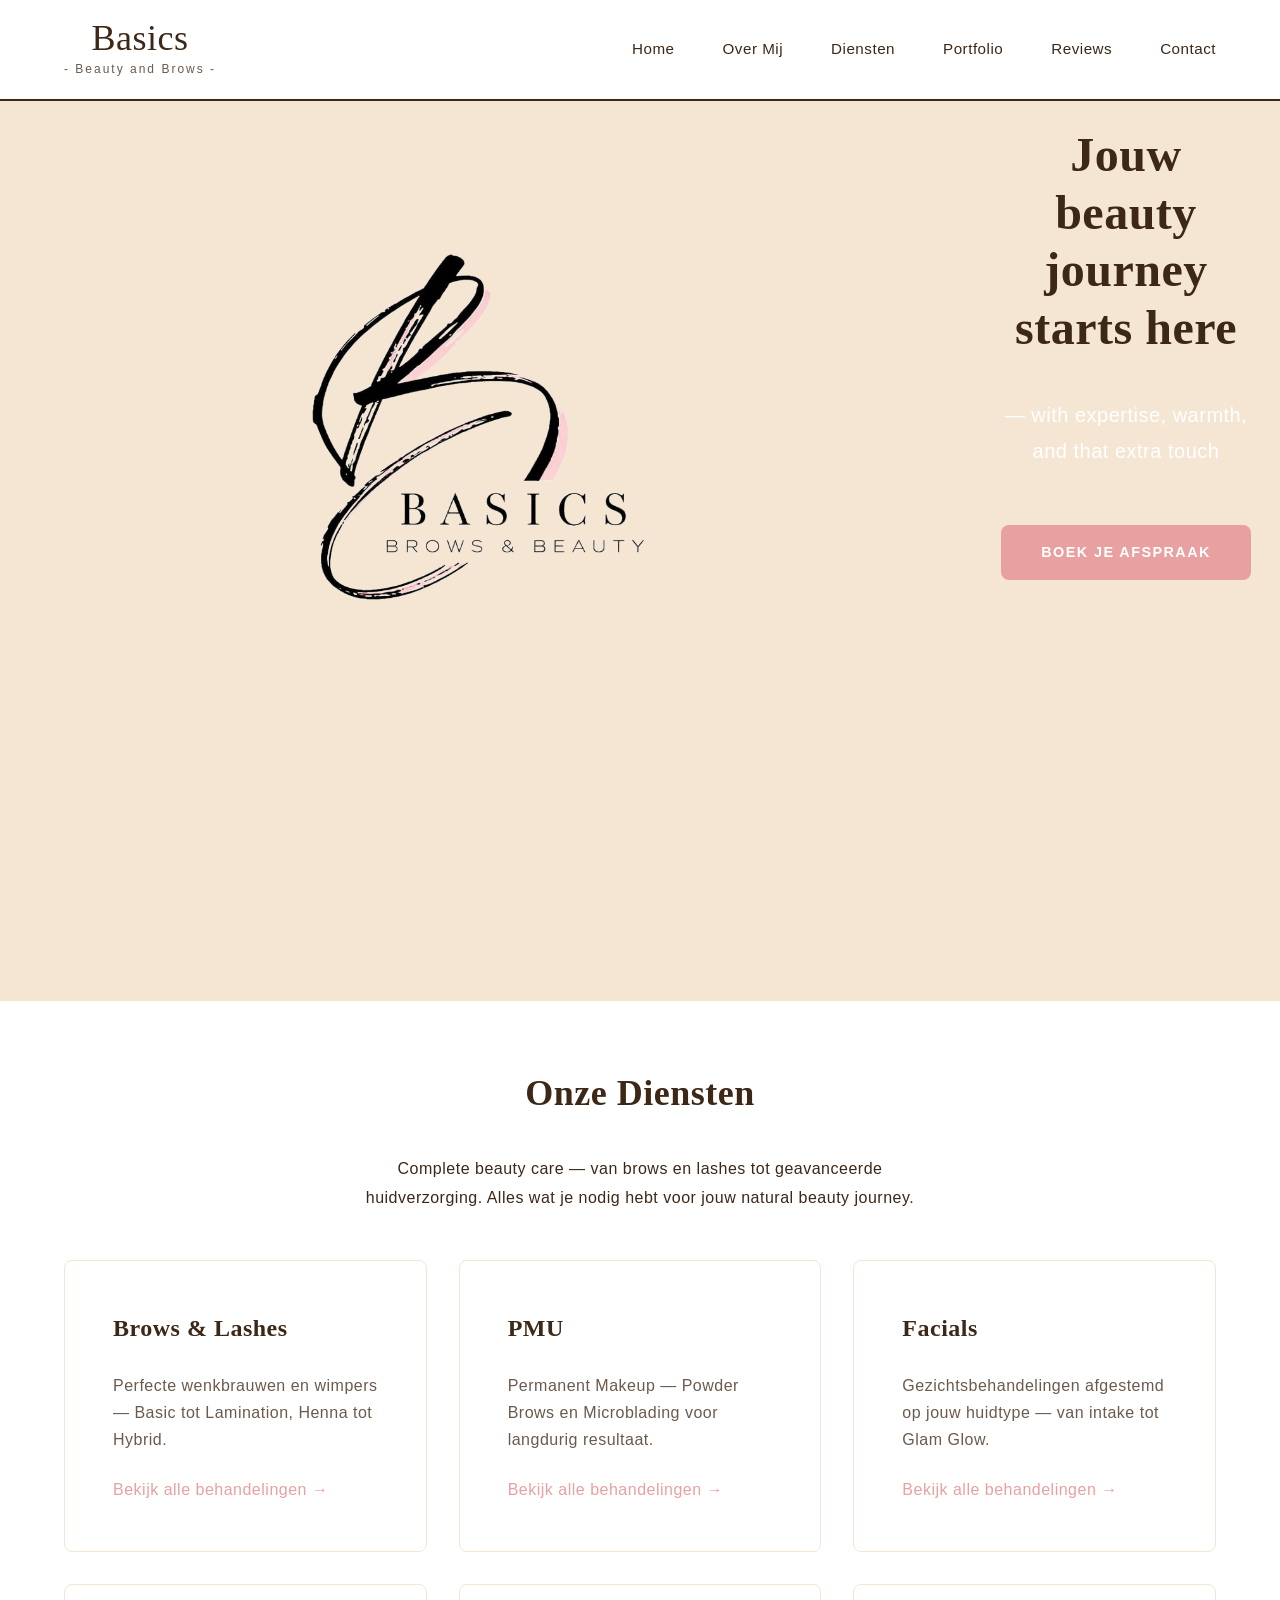
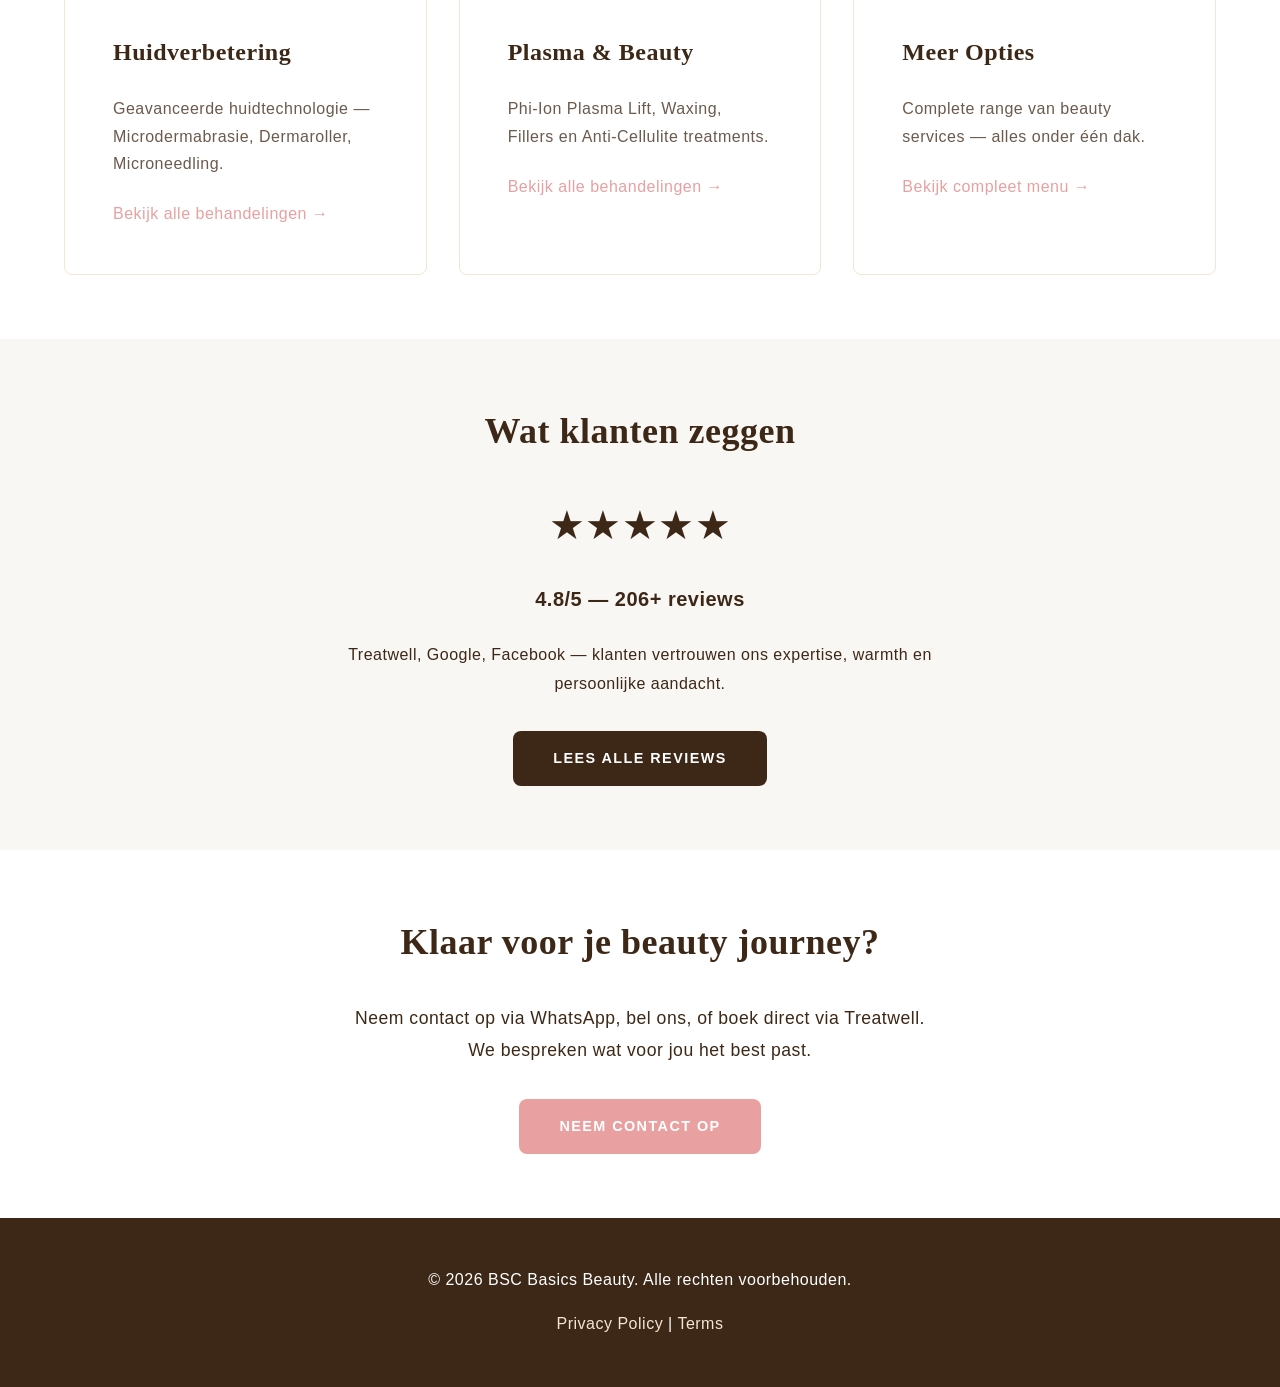
<file: index zacht en rustig.html>
<!DOCTYPE html>
<html lang="nl">
<head>
  <meta charset="UTF-8">
  <meta name="viewport" content="width=device-width, initial-scale=1.0">
  <meta name="description" content="BSC Basics Beauty — Professional beauty treatments with expert care, warmth, and that extra touch.">
  <title>BSC Basics Beauty — Beauty Treatments & Skincare</title>
  <link rel="stylesheet" href="css/style.css">
</head>
<body>
  <header>
    <div class="header-container">
      <div class="logo-text">
        <div>Basics</div>
        <div class="logo-subtitle">- Beauty and Brows -</div>
      </div>
      <button class="menu-toggle" id="menuToggle">☰</button>
      <nav id="navMenu">
        <a href="index.html" class="active">Home</a>
        <a href="over-mij.html">Over Mij</a>
        <a href="diensten.html">Diensten</a>
        <a href="portfolio.html">Portfolio</a>
        <a href="reviews.html">Reviews</a>
        <a href="contact.html">Contact</a>
      </nav>
    </div>
  </header>

  <section class="hero">
    <div class="logo-image">
      <img src="assets/logo/logo.png" alt="BSC Basics Beauty">
    </div>
    <div class="hero-content">
      <h1>Jouw beauty journey starts here</h1>
      <p style="color: var(--white); font-size: 1.25rem;">— with expertise, warmth, and that extra touch</p>
      <a href="contact.html" class="btn">Boek je afspraak</a>
    </div>
  </section>

  <section class="section">
    <div class="container">
      <h2 class="text-center mb">Onze Diensten</h2>
      <p class="text-center" style="max-width: 600px; margin: 0 auto var(--spacing-xl);">
        Complete beauty care — van brows en lashes tot geavanceerde huidverzorging.
        Alles wat je nodig hebt voor jouw natural beauty journey.
      </p>

      <div class="grid grid-3">
        <div class="card">
          <h3>Brows & Lashes</h3>
          <p>Perfecte wenkbrauwen en wimpers — Basic tot Lamination, Henna tot Hybrid.</p>
          <a href="diensten.html#brows">Bekijk alle behandelingen →</a>
        </div>

        <div class="card">
          <h3>PMU</h3>
          <p>Permanent Makeup — Powder Brows en Microblading voor langdurig resultaat.</p>
          <a href="diensten.html#pmu">Bekijk alle behandelingen →</a>
        </div>

        <div class="card">
          <h3>Facials</h3>
          <p>Gezichtsbehandelingen afgestemd op jouw huidtype — van intake tot Glam Glow.</p>
          <a href="diensten.html#facials">Bekijk alle behandelingen →</a>
        </div>

        <div class="card">
          <h3>Huidverbetering</h3>
          <p>Geavanceerde huidtechnologie — Microdermabrasie, Dermaroller, Microneedling.</p>
          <a href="diensten.html#huid">Bekijk alle behandelingen →</a>
        </div>

        <div class="card">
          <h3>Plasma & Beauty</h3>
          <p>Phi-Ion Plasma Lift, Waxing, Fillers en Anti-Cellulite treatments.</p>
          <a href="diensten.html#plasma">Bekijk alle behandelingen →</a>
        </div>

        <div class="card">
          <h3>Meer Opties</h3>
          <p>Complete range van beauty services — alles onder één dak.</p>
          <a href="diensten.html">Bekijk compleet menu →</a>
        </div>
      </div>
    </div>
  </section>

  <section class="section section-light">
    <div class="container text-center">
      <h2 mb>Wat klanten zeggen</h2>
      <div style="font-size: 2.5rem; margin-bottom: var(--spacing-md);">★★★★★</div>
      <p style="font-size: 1.25rem; font-weight: 600; margin-bottom: var(--spacing-md);">4.8/5 — 206+ reviews</p>
      <p style="max-width: 600px; margin: 0 auto var(--spacing-lg);">
        Treatwell, Google, Facebook — klanten vertrouwen ons expertise, warmth en persoonlijke aandacht.
      </p>
      <a href="reviews.html" class="btn btn-secondary">Lees alle reviews</a>
    </div>
  </section>

  <section class="section">
    <div class="container text-center">
      <h2 mb>Klaar voor je beauty journey?</h2>
      <p style="max-width: 600px; margin: 0 auto var(--spacing-lg); font-size: 1.1rem;">
        Neem contact op via WhatsApp, bel ons, of boek direct via Treatwell.
        We bespreken wat voor jou het best past.
      </p>
      <a href="contact.html" class="btn">Neem contact op</a>
    </div>
  </section>

  <footer>
    <div class="container">
      <p>&copy; 2026 BSC Basics Beauty. Alle rechten voorbehouden.</p>
      <p style="margin-top: var(--spacing-sm);">
        <a href="#">Privacy Policy</a> | <a href="#">Terms</a>
      </p>
    </div>
  </footer>

  <script src="js/main.js"></script>
</body>
</html>
</file>
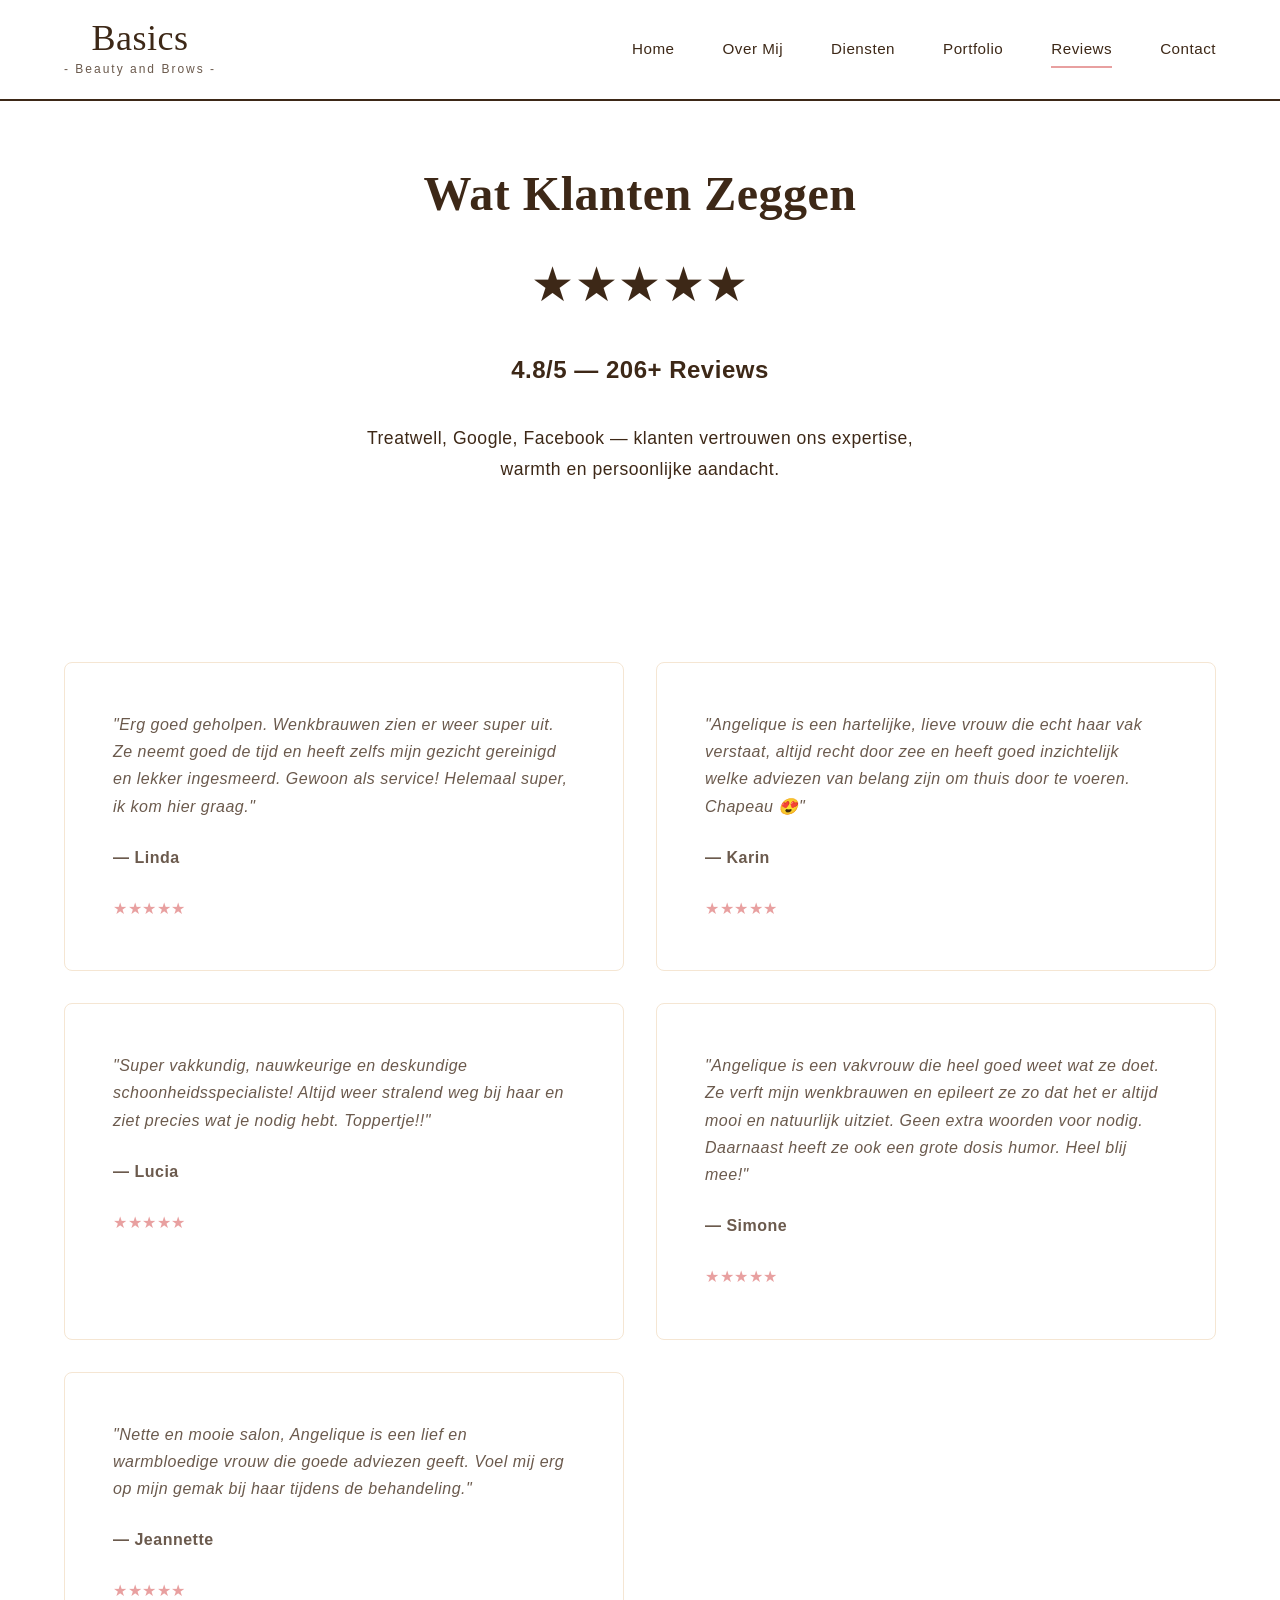
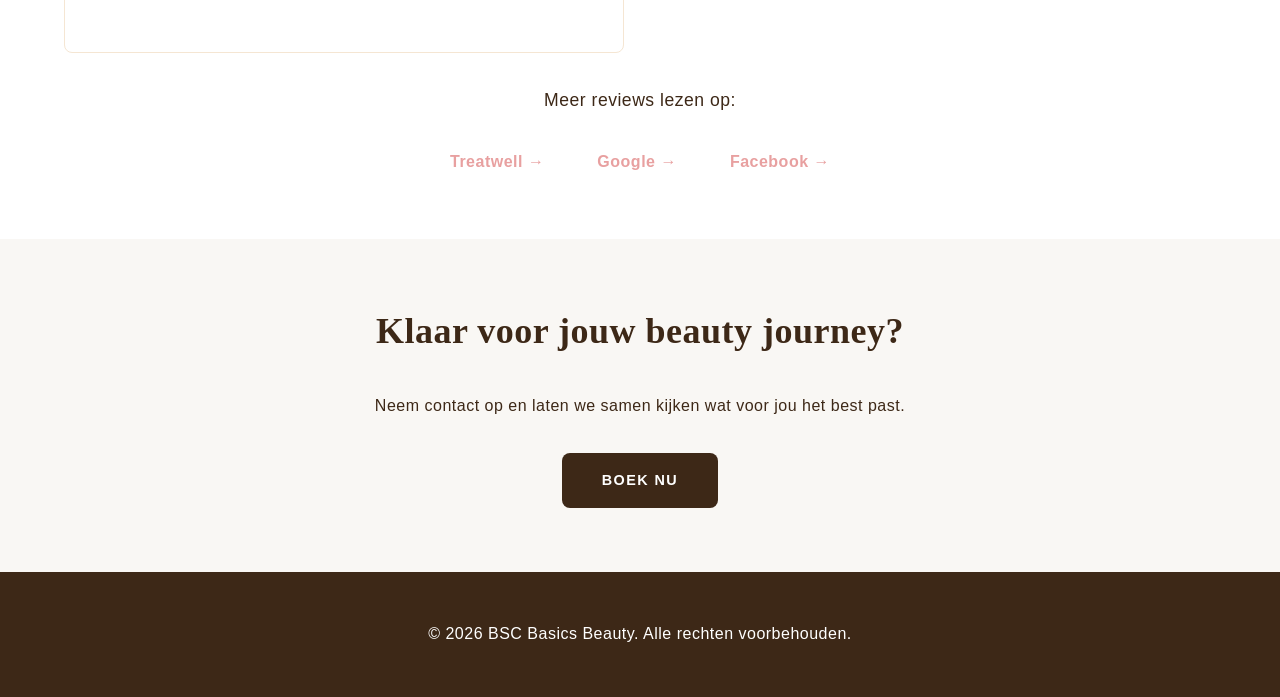
<file: reviews.html>
<!DOCTYPE html>
<html lang="nl">
<head>
  <meta charset="UTF-8">
  <meta name="viewport" content="width=device-width, initial-scale=1.0">
  <meta name="description" content="Reviews — 206+ 5-star reviews op Treatwell, Google en Facebook">
  <title>Reviews — BSC Basics Beauty</title>
  <link rel="stylesheet" href="css/style.css">
</head>
<body>
  <header>
    <div class="header-container">
      <div class="logo-text">
        <div>Basics</div>
        <div class="logo-subtitle">- Beauty and Brows -</div>
      </div>
      <button class="menu-toggle" id="menuToggle">☰</button>
      <nav id="navMenu">
        <a href="index.html">Home</a>
        <a href="over-mij.html">Over Mij</a>
        <a href="diensten.html">Diensten</a>
        <a href="portfolio.html">Portfolio</a>
        <a href="reviews.html" class="active">Reviews</a>
        <a href="contact.html">Contact</a>
      </nav>
    </div>
  </header>

  <section class="section text-center">
    <div class="container">
      <h1 mb>Wat Klanten Zeggen</h1>
      <div style="font-size: 3rem; margin-bottom: var(--spacing-md);">★★★★★</div>
      <p style="font-size: 1.5rem; font-weight: 600; margin-bottom: var(--spacing-lg);">4.8/5 — 206+ Reviews</p>
      <p style="max-width: 600px; margin: 0 auto var(--spacing-xl); font-size: 1.1rem;">
        Treatwell, Google, Facebook — klanten vertrouwen ons expertise, warmth en persoonlijke aandacht.
      </p>
    </div>
  </section>

  <section class="section">
    <div class="container">
      <div class="grid grid-2">
        <div class="card">
          <p style="font-style: italic; margin-bottom: var(--spacing-md);">
            "Erg goed geholpen. Wenkbrauwen zien er weer super uit. Ze neemt goed de tijd en heeft zelfs mijn gezicht gereinigd en lekker ingesmeerd. Gewoon als service! Helemaal super, ik kom hier graag."
          </p>
          <p style="font-weight: 600;">— Linda</p>
          <p style="color: var(--accent); margin: 0;">★★★★★</p>
        </div>

        <div class="card">
          <p style="font-style: italic; margin-bottom: var(--spacing-md);">
            "Angelique is een hartelijke, lieve vrouw die echt haar vak verstaat, altijd recht door zee en heeft goed inzichtelijk welke adviezen van belang zijn om thuis door te voeren. Chapeau 😍"
          </p>
          <p style="font-weight: 600;">— Karin</p>
          <p style="color: var(--accent); margin: 0;">★★★★★</p>
        </div>

        <div class="card">
          <p style="font-style: italic; margin-bottom: var(--spacing-md);">
            "Super vakkundig, nauwkeurige en deskundige schoonheidsspecialiste! Altijd weer stralend weg bij haar en ziet precies wat je nodig hebt. Toppertje!!"
          </p>
          <p style="font-weight: 600;">— Lucia</p>
          <p style="color: var(--accent); margin: 0;">★★★★★</p>
        </div>

        <div class="card">
          <p style="font-style: italic; margin-bottom: var(--spacing-md);">
            "Angelique is een vakvrouw die heel goed weet wat ze doet. Ze verft mijn wenkbrauwen en epileert ze zo dat het er altijd mooi en natuurlijk uitziet. Geen extra woorden voor nodig. Daarnaast heeft ze ook een grote dosis humor. Heel blij mee!"
          </p>
          <p style="font-weight: 600;">— Simone</p>
          <p style="color: var(--accent); margin: 0;">★★★★★</p>
        </div>

        <div class="card">
          <p style="font-style: italic; margin-bottom: var(--spacing-md);">
            "Nette en mooie salon, Angelique is een lief en warmbloedige vrouw die goede adviezen geeft. Voel mij erg op mijn gemak bij haar tijdens de behandeling."
          </p>
          <p style="font-weight: 600;">— Jeannette</p>
          <p style="color: var(--accent); margin: 0;">★★★★★</p>
        </div>
      </div>

      <div class="text-center mt">
        <p style="font-size: 1.1rem; margin-bottom: var(--spacing-lg);">
          Meer reviews lezen op:
        </p>
        <a href="https://www.treatwell.nl" target="_blank" style="display: inline-block; margin: 0 var(--spacing-md); color: var(--accent); font-weight: 600;">Treatwell →</a>
        <a href="#" target="_blank" style="display: inline-block; margin: 0 var(--spacing-md); color: var(--accent); font-weight: 600;">Google →</a>
        <a href="#" target="_blank" style="display: inline-block; margin: 0 var(--spacing-md); color: var(--accent); font-weight: 600;">Facebook →</a>
      </div>
    </div>
  </section>

  <section class="section section-light">
    <div class="container text-center">
      <h2 mb>Klaar voor jouw beauty journey?</h2>
      <p style="max-width: 600px; margin: 0 auto var(--spacing-lg);">
        Neem contact op en laten we samen kijken wat voor jou het best past.
      </p>
      <a href="contact.html" class="btn btn-secondary">Boek nu</a>
    </div>
  </section>

  <footer>
    <div class="container">
      <p>&copy; 2026 BSC Basics Beauty. Alle rechten voorbehouden.</p>
    </div>
  </footer>

  <script src="js/main.js"></script>
</body>
</html>
</file>
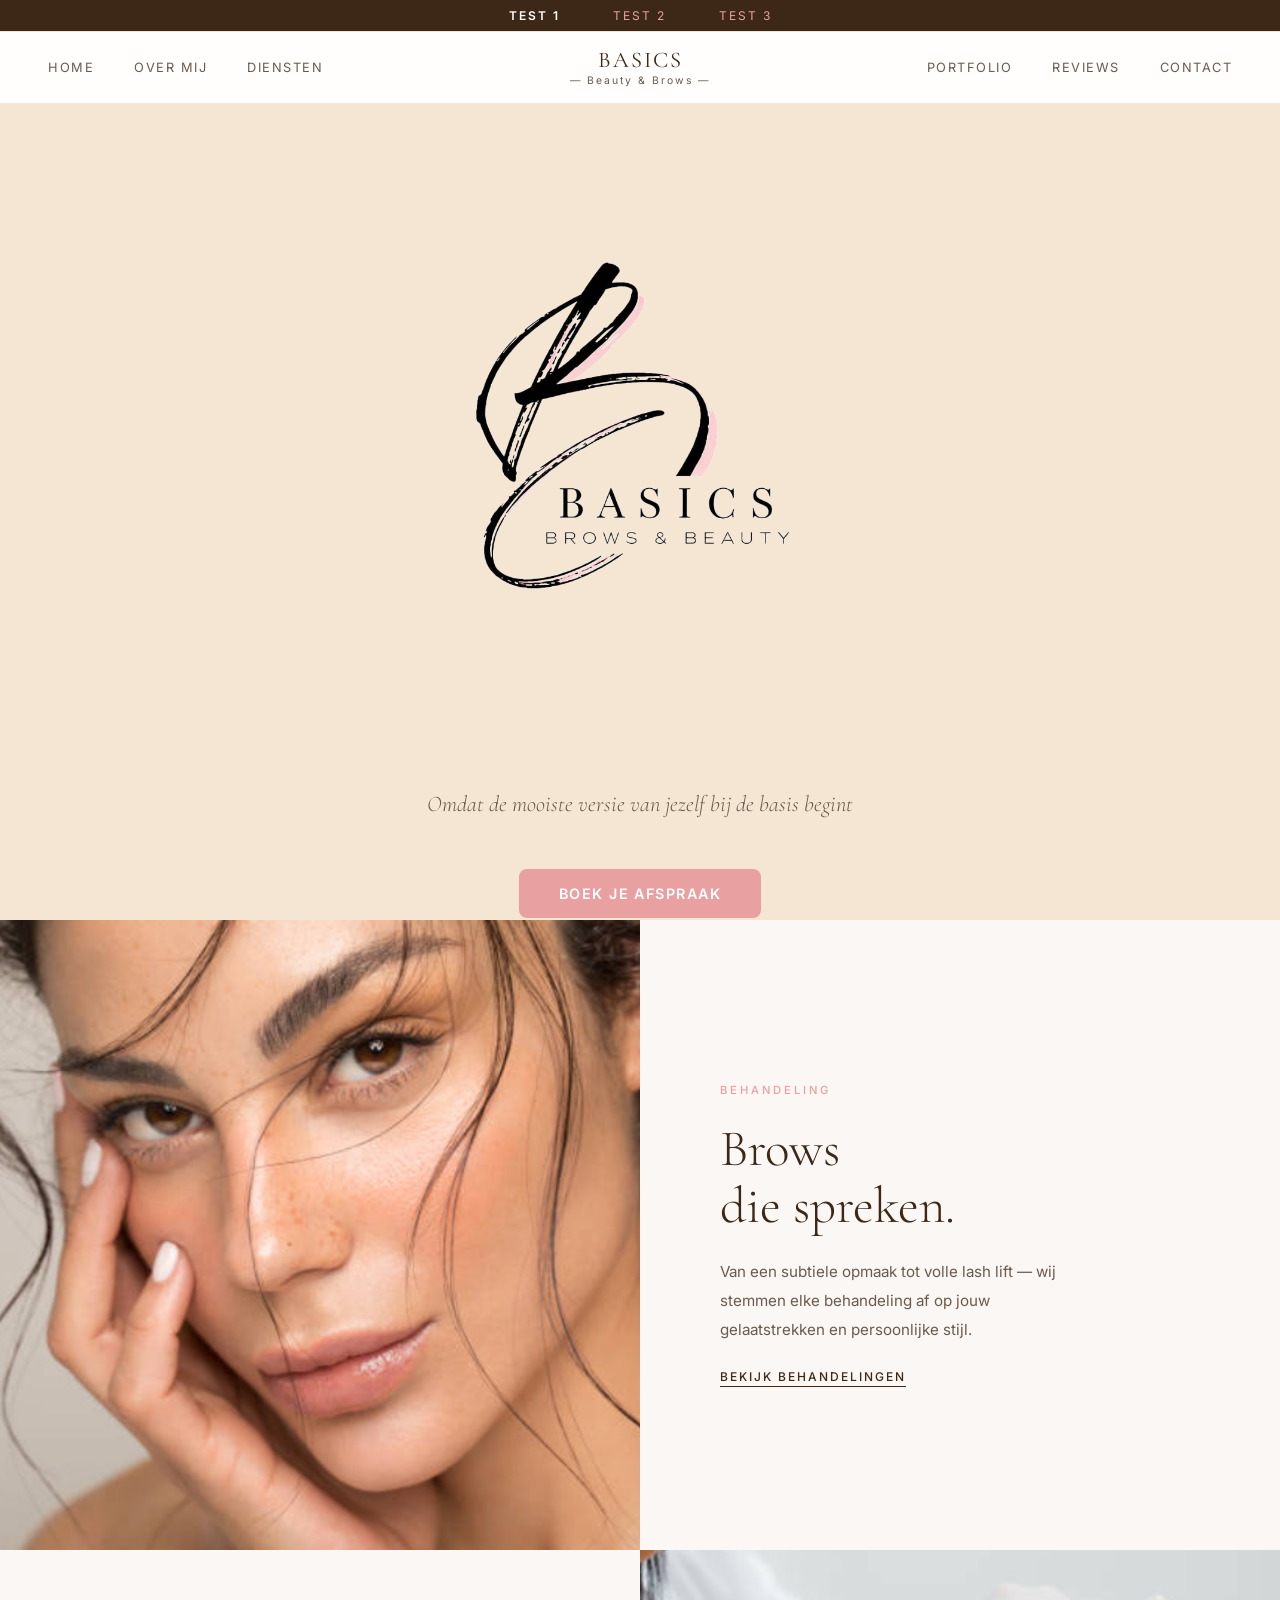
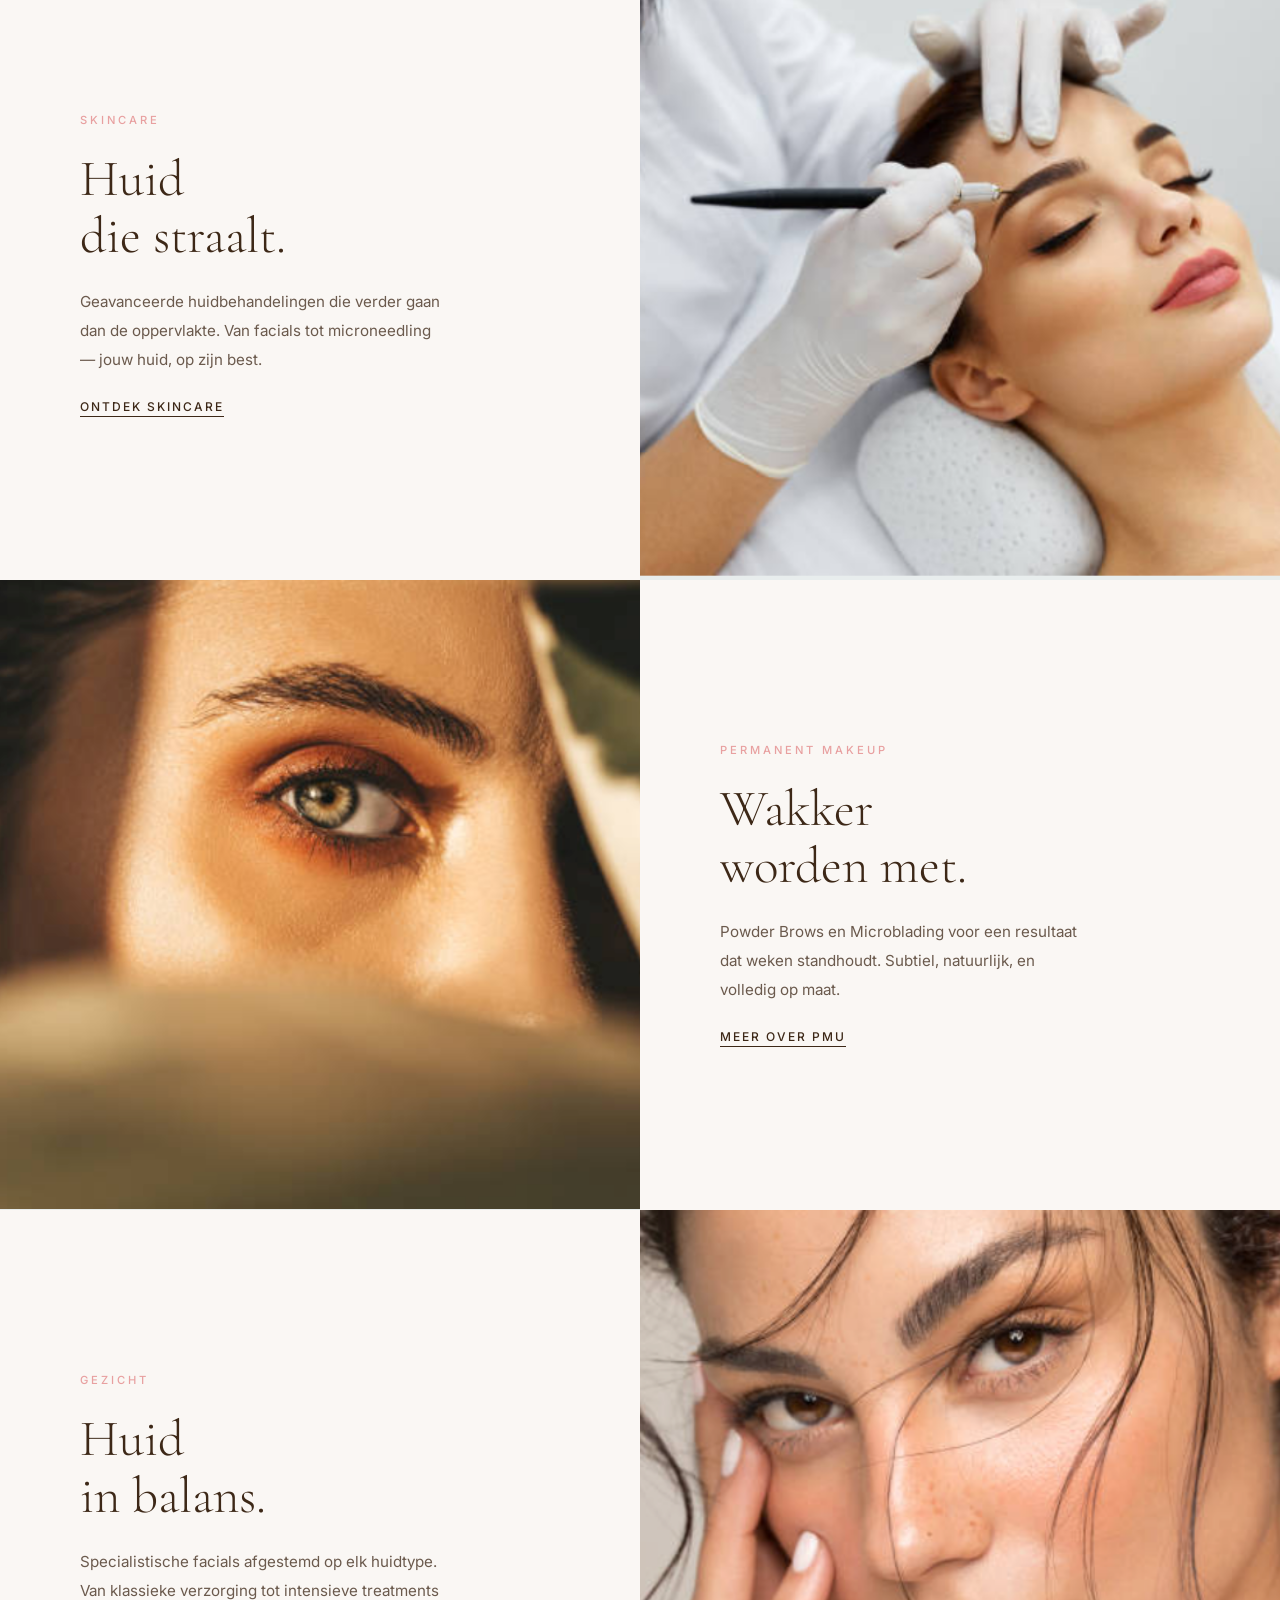
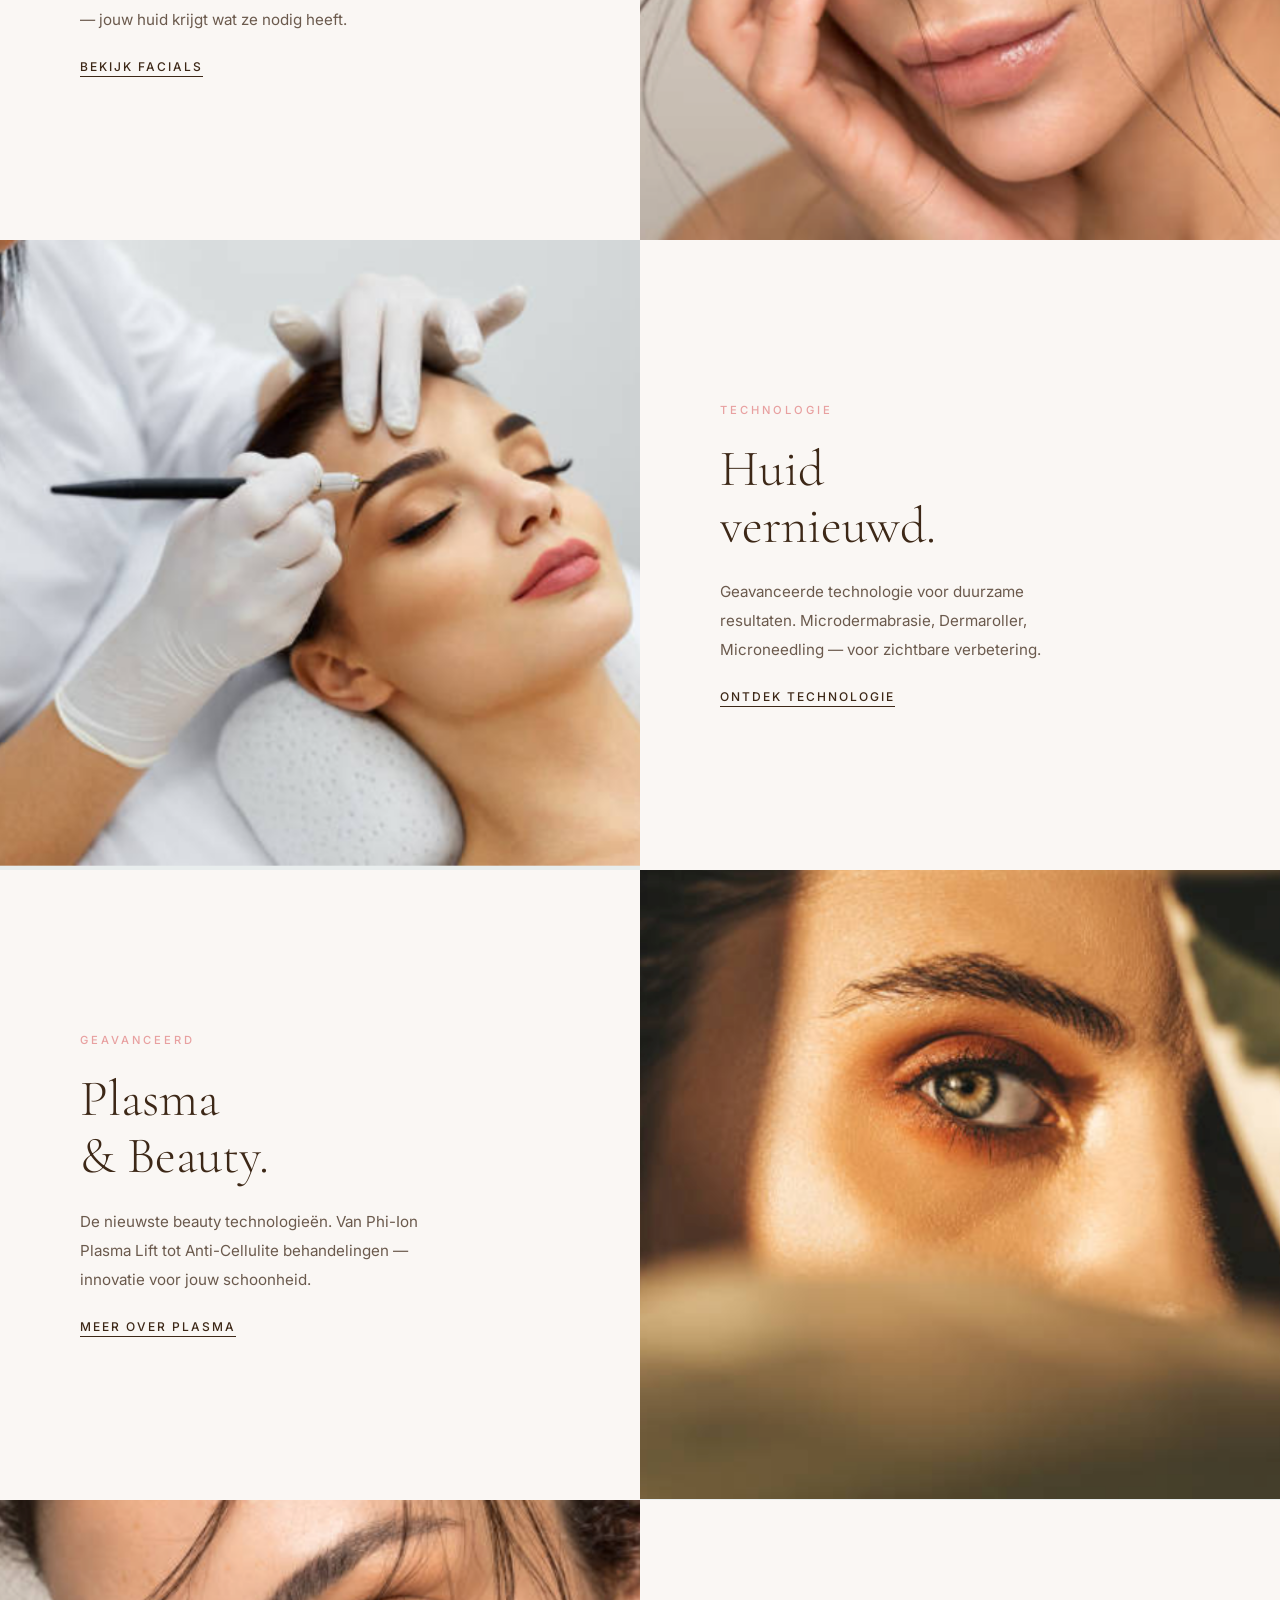
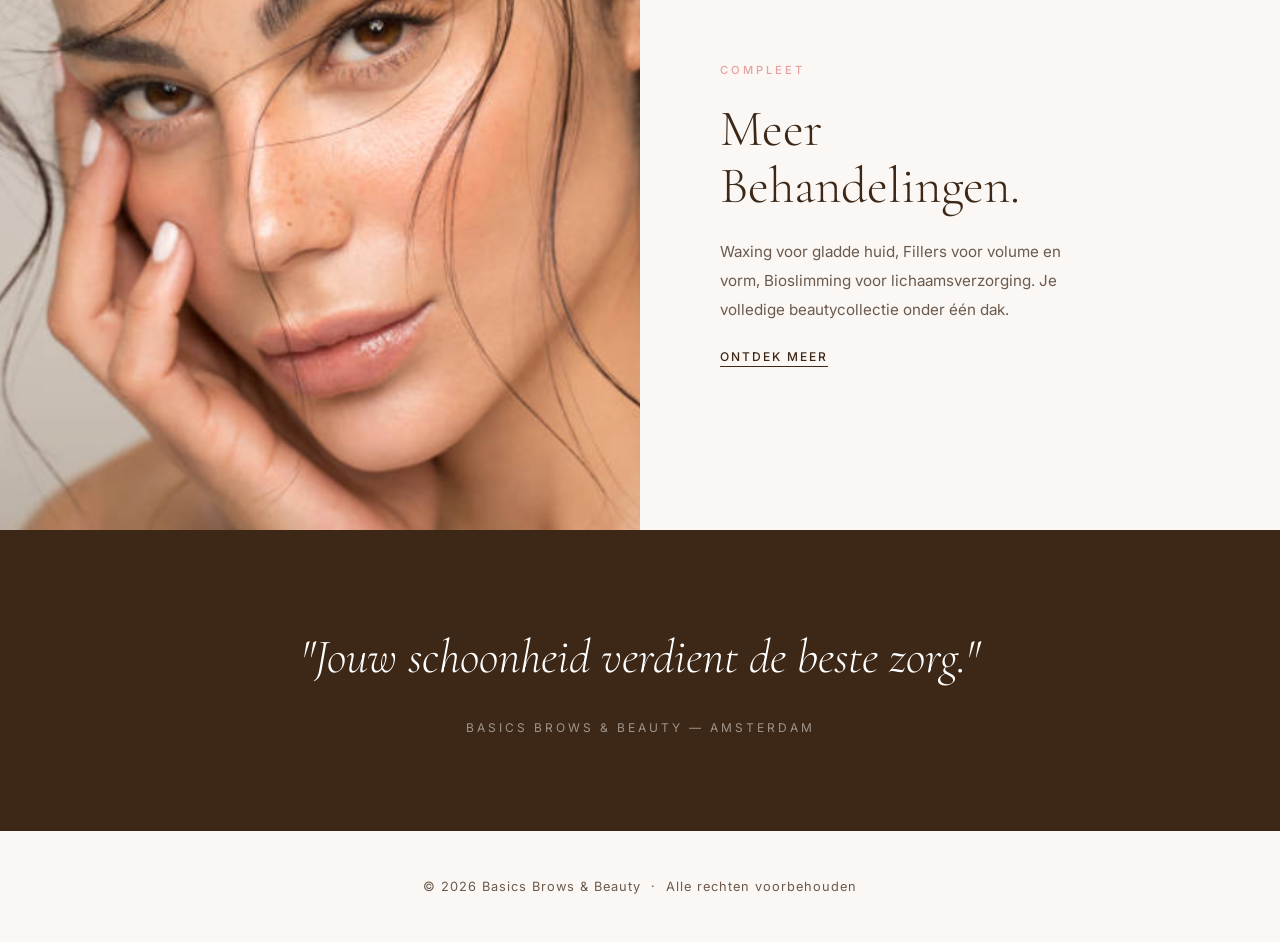
<file: test.html>
/mod<!DOCTYPE html>
<html lang="nl">
<head>
  <meta charset="UTF-8">
  <meta name="viewport" content="width=device-width, initial-scale=1.0">
  <title>Basics Brows & Beauty</title>
  <link href="https://fonts.googleapis.com/css2?family=Cormorant+Garamond:ital,wght@0,300;0,400;1,300;1,400&family=Inter:wght@300;400;500&display=swap" rel="stylesheet">
  <style>
    :root {
      --beige: #F5E6D3;
      --cream: #FAF7F4;
      --dark: #3D2817;
      --muted: #6B5A4D;
      --accent: #E8A0A0;
      --white: #FFFFFF;
      --serif: 'Cormorant Garamond', Georgia, serif;
      --sans: 'Inter', -apple-system, sans-serif;
    }

    * { margin: 0; padding: 0; box-sizing: border-box; }

    html { scroll-behavior: smooth; }

    body {
      font-family: var(--sans);
      color: var(--dark);
      background: var(--white);
    }

    /* ── TEST NAV ── */
    .test-nav {
      position: fixed;
      top: 0;
      left: 0;
      right: 0;
      z-index: 101;
      background: var(--dark);
      color: var(--white);
      padding: 0.5rem 2rem;
      text-align: center;
      font-size: 0.75rem;
      letter-spacing: 2px;
      text-transform: uppercase;
    }

    .test-nav a {
      color: var(--accent);
      margin: 0 1.5rem;
      text-decoration: none;
      transition: color 0.2s;
      font-weight: 400;
    }

    .test-nav a:hover:not(.active) { color: var(--white); opacity: 0.8; }
    .test-nav a.active { color: var(--white); font-weight: 600; }

    /* ── NAV: SPLIT ── */
    header {
      position: fixed;
      top: 32px;
      left: 0;
      right: 0;
      z-index: 100;
      background: rgba(255,255,255,0.95);
      backdrop-filter: blur(8px);
      border-bottom: 1px solid rgba(61,40,23,0.1);
      padding: 0 3rem;
      height: 72px;
      display: grid;
      grid-template-columns: 1fr auto 1fr;
      align-items: center;
    }

    .nav-left {
      display: flex;
      gap: 2.5rem;
      justify-content: flex-start;
    }

    .nav-right {
      display: flex;
      gap: 2.5rem;
      justify-content: flex-end;
    }

    .nav-center {
      text-align: center;
      line-height: 1;
    }

    .nav-center .brand-name {
      font-family: var(--serif);
      font-size: 1.4rem;
      font-weight: 400;
      letter-spacing: 2px;
      color: var(--dark);
      text-transform: uppercase;
      display: block;
    }

    .nav-center .brand-sub {
      font-family: var(--sans);
      font-size: 0.65rem;
      letter-spacing: 2px;
      color: var(--muted);
      display: block;
      margin-top: 4px;
    }

    nav a {
      text-decoration: none;
      color: var(--muted);
      font-size: 0.8rem;
      font-weight: 400;
      letter-spacing: 1.5px;
      text-transform: uppercase;
      transition: color 0.2s;
      position: relative;
    }

    nav a::after {
      content: '';
      position: absolute;
      bottom: -6px;
      left: 0;
      width: 0;
      height: 2px;
      background: var(--accent);
      transition: width 0.3s ease;
    }

    nav a:hover { color: var(--dark); }
    nav a:hover::after { width: 100%; }

    nav a[disabled] { cursor: default; }

    /* ── HERO ── */
    .hero {
      min-height: 100vh;
      background: var(--beige);
      display: flex;
      flex-direction: column;
      align-items: center;
      justify-content: center;
      padding-top: 104px;
      text-align: center;
      gap: 3rem;
    }

    .hero-logo img {
      height: 68vh;
      width: auto;
      max-width: 90vw;
      display: block;
    }

    .hero-tagline {
      font-family: var(--serif);
      font-size: 1.4rem;
      font-weight: 300;
      font-style: italic;
      color: var(--muted);
      letter-spacing: 1px;
    }

    .hero-message {
      font-family: var(--serif);
      font-size: 1.4rem;
      font-weight: 300;
      font-style: italic;
      color: var(--muted);
      max-width: 500px;
      line-height: 1.6;
    }

    .hero-cta {
      display: inline-block;
      padding: 1rem 2.5rem;
      background: var(--accent);
      color: var(--white);
      font-size: 0.9rem;
      font-weight: 600;
      letter-spacing: 0.1em;
      text-transform: uppercase;
      text-decoration: none;
      border-radius: 8px;
      transition: all 0.3s;
    }

    .hero-cta:hover {
      background: var(--dark);
      color: var(--white);
      transform: translateY(-2px);
      box-shadow: 0 8px 20px rgba(232, 160, 160, 0.3);
    }

    /* ── MAGAZINE SECTIONS ── */
    .magazine {
      display: grid;
      grid-template-columns: 1fr 1fr;
      min-height: 70vh;
    }

    .magazine.reverse { direction: rtl; }
    .magazine.reverse > * { direction: ltr; }

    .mag-image {
      overflow: hidden;
    }

    .mag-image img {
      width: 100%;
      height: 100%;
      object-fit: cover;
      display: block;
      transition: transform 0.6s ease;
    }

    .mag-image:hover img { transform: scale(1.03); }

    .mag-text {
      background: var(--cream);
      display: flex;
      flex-direction: column;
      justify-content: center;
      padding: 6rem 5rem;
      gap: 1.5rem;
    }

    .mag-label {
      font-size: 0.7rem;
      font-weight: 500;
      letter-spacing: 3px;
      text-transform: uppercase;
      color: var(--accent);
    }

    .mag-title {
      font-family: var(--serif);
      font-size: 3.2rem;
      font-weight: 300;
      line-height: 1.1;
      color: var(--dark);
    }

    .mag-body {
      font-size: 0.95rem;
      line-height: 1.9;
      color: var(--muted);
      max-width: 360px;
    }

    .mag-link {
      font-size: 0.75rem;
      font-weight: 500;
      letter-spacing: 2px;
      text-transform: uppercase;
      color: var(--dark);
      text-decoration: none;
      border-bottom: 1px solid var(--dark);
      padding-bottom: 2px;
      align-self: flex-start;
      transition: color 0.2s, border-color 0.2s;
    }

    .mag-link:hover {
      color: var(--accent);
      border-color: var(--accent);
    }

    /* ── STATEMENT BAND ── */
    .band {
      background: var(--dark);
      color: var(--white);
      text-align: center;
      padding: 6rem 2rem;
    }

    .band-quote {
      font-family: var(--serif);
      font-size: 3rem;
      font-weight: 300;
      font-style: italic;
      line-height: 1.3;
      max-width: 800px;
      margin: 0 auto 2rem;
    }

    .band-sub {
      font-size: 0.75rem;
      letter-spacing: 3px;
      text-transform: uppercase;
      color: rgba(255,255,255,0.5);
    }

    /* ── FOOTER ── */
    footer {
      background: var(--cream);
      text-align: center;
      padding: 3rem 2rem;
      font-size: 0.8rem;
      color: var(--muted);
      letter-spacing: 1px;
    }

    /* ── RESPONSIVE ── */
    @media (max-width: 768px) {
      header {
        padding: 0 1.5rem;
        grid-template-columns: 1fr auto 1fr;
      }

      .nav-left, .nav-right { display: none; }

      .magazine, .magazine.reverse {
        grid-template-columns: 1fr;
        direction: ltr;
      }

      .mag-image { min-height: 50vw; }

      .mag-text { padding: 3rem 2rem; }

      .mag-title { font-size: 2.2rem; }

      .band-quote { font-size: 2rem; }

      .hero-logo img { height: 55vw; }
    }
  </style>
</head>
<body>

  <!-- TEST NAV -->
  <div class="test-nav">
    <a href="index.html" class="active">Test 1</a>
    <a href="index super stylish.html">Test 2</a>
    <a href="test.html">Test 3</a>
  </div>

  <!-- NAV: SPLIT -->
  <header>
    <nav class="nav-left">
      <a href="#">Home</a>
      <a href="#" disabled>Over Mij</a>
      <a href="#" disabled>Diensten</a>
    </nav>
    <div class="nav-center">
      <span class="brand-name">Basics</span>
      <span class="brand-sub">— Beauty & Brows —</span>
    </div>
    <nav class="nav-right">
      <a href="#" disabled>Portfolio</a>
      <a href="#" disabled>Reviews</a>
      <a href="#" disabled>Contact</a>
    </nav>
  </header>

  <!-- HERO -->
  <section class="hero">
    <div class="hero-logo">
      <img src="assets/logo/logo.png" alt="Basics Brows & Beauty">
    </div>
    <p class="hero-message">Omdat de mooiste versie van jezelf bij de basis begint</p>
    <a href="#" class="hero-cta">Boek je afspraak</a>
  </section>

  <!-- MAGAZINE: BROWS -->
  <section class="magazine">
    <div class="mag-image">
      <img src="assets/image/nr3.png" alt="Brows & Lashes">
    </div>
    <div class="mag-text">
      <span class="mag-label">Behandeling</span>
      <h2 class="mag-title">Brows<br>die spreken.</h2>
      <p class="mag-body">Van een subtiele opmaak tot volle lash lift — wij stemmen elke behandeling af op jouw gelaatstrekken en persoonlijke stijl.</p>
      <a href="#" class="mag-link">Bekijk behandelingen</a>
    </div>
  </section>

  <!-- MAGAZINE: HUID (reversed) -->
  <section class="magazine reverse">
    <div class="mag-image">
      <img src="assets/image/nr4.png" alt="Huidverzorging">
    </div>
    <div class="mag-text">
      <span class="mag-label">Skincare</span>
      <h2 class="mag-title">Huid<br>die straalt.</h2>
      <p class="mag-body">Geavanceerde huidbehandelingen die verder gaan dan de oppervlakte. Van facials tot microneedling — jouw huid, op zijn best.</p>
      <a href="#" class="mag-link">Ontdek skincare</a>
    </div>
  </section>

  <!-- MAGAZINE: PMU -->
  <section class="magazine">
    <div class="mag-image">
      <img src="assets/image/nr44.png" alt="Permanent Makeup">
    </div>
    <div class="mag-text">
      <span class="mag-label">Permanent Makeup</span>
      <h2 class="mag-title">Wakker<br>worden met.</h2>
      <p class="mag-body">Powder Brows en Microblading voor een resultaat dat weken standhoudt. Subtiel, natuurlijk, en volledig op maat.</p>
      <a href="#" class="mag-link">Meer over PMU</a>
    </div>
  </section>

  <!-- MAGAZINE: FACIALS (reversed) -->
  <section class="magazine reverse">
    <div class="mag-image">
      <img src="assets/image/nr3.png" alt="Facials">
    </div>
    <div class="mag-text">
      <span class="mag-label">Gezicht</span>
      <h2 class="mag-title">Huid<br>in balans.</h2>
      <p class="mag-body">Specialistische facials afgestemd op elk huidtype. Van klassieke verzorging tot intensieve treatments — jouw huid krijgt wat ze nodig heeft.</p>
      <a href="#" class="mag-link">Bekijk facials</a>
    </div>
  </section>

  <!-- MAGAZINE: HUIDVERBETERING -->
  <section class="magazine">
    <div class="mag-image">
      <img src="assets/image/nr4.png" alt="Huidverbetering">
    </div>
    <div class="mag-text">
      <span class="mag-label">Technologie</span>
      <h2 class="mag-title">Huid<br>vernieuwd.</h2>
      <p class="mag-body">Geavanceerde technologie voor duurzame resultaten. Microdermabrasie, Dermaroller, Microneedling — voor zichtbare verbetering.</p>
      <a href="#" class="mag-link">Ontdek technologie</a>
    </div>
  </section>

  <!-- MAGAZINE: PLASMA & BEAUTY (reversed) -->
  <section class="magazine reverse">
    <div class="mag-image">
      <img src="assets/image/nr44.png" alt="Plasma & Beauty">
    </div>
    <div class="mag-text">
      <span class="mag-label">Geavanceerd</span>
      <h2 class="mag-title">Plasma<br>& Beauty.</h2>
      <p class="mag-body">De nieuwste beauty technologieën. Van Phi-Ion Plasma Lift tot Anti-Cellulite behandelingen — innovatie voor jouw schoonheid.</p>
      <a href="#" class="mag-link">Meer over plasma</a>
    </div>
  </section>

  <!-- MAGAZINE: MEER BEHANDELINGEN -->
  <section class="magazine">
    <div class="mag-image">
      <img src="assets/image/nr3.png" alt="Meer Behandelingen">
    </div>
    <div class="mag-text">
      <span class="mag-label">Compleet</span>
      <h2 class="mag-title">Meer<br>Behandelingen.</h2>
      <p class="mag-body">Waxing voor gladde huid, Fillers voor volume en vorm, Bioslimming voor lichaamsverzorging. Je volledige beautycollectie onder één dak.</p>
      <a href="#" class="mag-link">Ontdek meer</a>
    </div>
  </section>

  <!-- STATEMENT BAND -->
  <div class="band">
    <p class="band-quote">"Jouw schoonheid verdient de beste zorg."</p>
    <p class="band-sub">Basics Brows & Beauty — Amsterdam</p>
  </div>

  <!-- FOOTER -->
  <footer>
    <p>&copy; 2026 Basics Brows & Beauty &nbsp;·&nbsp; Alle rechten voorbehouden</p>
  </footer>

</body>
</html>
</file>
<file: css/style.css>
/* ============================================
   BSC BASICS BEAUTY — MAIN STYLESHEET
   Warm, editorial, luxe-accessible aesthetic
   ============================================ */

:root {
  /* Colors */
  --primary: #F5E6D3;      /* Warm beige */
  --accent: #E8A0A0;       /* Zacht roze */
  --dark: #3D2817;         /* Warm licht bruin */
  --white: #FFFFFF;        /* Wit */
  --gray: #F9F7F4;         /* Off-white/cream */
  --text: #3D2817;         /* Dark text */
  --text-light: #6B5A4D;   /* Light text */

  /* Typography */
  --font-serif: 'Didot', 'Noto Serif', serif;
  --font-sans: 'Inter', 'Lato', -apple-system, BlinkMacSystemFont, 'Segoe UI', sans-serif;

  /* Spacing */
  --spacing-xs: 0.5rem;
  --spacing-sm: 1rem;
  --spacing-md: 1.5rem;
  --spacing-lg: 2rem;
  --spacing-xl: 3rem;
  --spacing-xxl: 4rem;

  /* Others */
  --max-width: 1200px;
  --border-radius: 8px;
  --transition: 0.3s ease;
}

/* ============================================
   RESET & BASE STYLES
   ============================================ */

* {
  margin: 0;
  padding: 0;
  box-sizing: border-box;
}

html {
  scroll-behavior: smooth;
  font-size: 16px;
}

body {
  font-family: var(--font-sans);
  color: var(--text);
  background-color: var(--white);
  line-height: 1.6;
  letter-spacing: 0.5px;
}

/* ============================================
   TYPOGRAPHY
   ============================================ */

h1 {
  font-family: var(--font-serif);
  font-size: 3rem;
  font-weight: bold;
  color: var(--dark);
  line-height: 1.2;
  margin-bottom: var(--spacing-md);
}

h2 {
  font-family: var(--font-serif);
  font-size: 2.25rem;
  font-weight: bold;
  color: var(--dark);
  margin-bottom: var(--spacing-lg);
}

h3 {
  font-family: var(--font-serif);
  font-size: 1.5rem;
  font-weight: 600;
  color: var(--dark);
  margin-bottom: var(--spacing-md);
}

p {
  font-size: 1rem;
  line-height: 1.8;
  color: var(--text);
  margin-bottom: var(--spacing-md);
}

a {
  color: var(--accent);
  text-decoration: none;
  transition: color var(--transition);
}

a:hover {
  color: var(--dark);
}

/* ============================================
   BUTTONS & CTAs
   ============================================ */

.btn {
  display: inline-block;
  padding: 1rem 2.5rem;
  background: var(--accent);
  color: var(--white);
  font-weight: 600;
  border: none;
  border-radius: var(--border-radius);
  cursor: pointer;
  transition: all var(--transition);
  font-family: var(--font-sans);
  text-transform: uppercase;
  letter-spacing: 0.1em;
  font-size: 0.9rem;
}

.hero-content .btn {
  margin-top: var(--spacing-sm);
}

.btn:hover {
  background: var(--dark);
  color: var(--white);
  transform: translateY(-2px);
  box-shadow: 0 8px 20px rgba(232, 160, 160, 0.3);
}

.btn-secondary {
  background: var(--dark);
  color: var(--white);
}

.btn-secondary:hover {
  background: var(--accent);
  color: var(--white);
}

/* ============================================
   CONTAINER & LAYOUT
   ============================================ */

.container {
  max-width: var(--max-width);
  margin: 0 auto;
  padding: 0 var(--spacing-md);
}

.section {
  padding: var(--spacing-xxl) 0;
}

.section-light {
  background-color: var(--gray);
}

/* ============================================
   HEADER & NAVIGATION
   ============================================ */

header {
  background: var(--white);
  border-bottom: 2px solid var(--dark);
  position: sticky;
  top: 0;
  z-index: 100;
  box-shadow: none;
}

.header-container {
  max-width: var(--max-width);
  margin: 0 auto;
  padding: 20px var(--spacing-md);
  display: flex;
  justify-content: space-between;
  align-items: center;
  gap: var(--spacing-lg);
}

.logo-text {
  display: flex;
  flex-direction: column;
  align-items: center;
  justify-content: center;
  margin-right: auto;
  text-align: center;
}

.logo-image {
  margin: 0 auto;
}

.logo-image img {
  height: 72vh;
  width: auto;
  max-width: 90vw;
  display: block;
}

.logo-text > div:first-child {
  font-family: var(--font-serif);
  font-size: 36px;
  font-weight: 400;
  color: var(--dark);
  line-height: 1;
  margin: 0;
}

.logo-subtitle {
  font-family: var(--font-sans);
  font-size: 12px;
  color: var(--text-light);
  letter-spacing: 2px;
  margin-top: 4px;
}

nav {
  display: flex;
  gap: var(--spacing-xl);
  align-items: center;
}

nav a {
  color: var(--text);
  font-weight: 400;
  font-size: 0.95rem;
  letter-spacing: 0.5px;
  transition: color var(--transition);
  position: relative;
}

nav a::after {
  content: '';
  position: absolute;
  bottom: -6px;
  left: 0;
  width: 0;
  height: 2px;
  background: var(--accent);
  transition: width var(--transition);
}

nav a:hover::after {
  width: 100%;
}

nav a.active {
  color: var(--dark);
}

nav a.active::after {
  width: 100%;
}

/* Mobile menu toggle */
.menu-toggle {
  display: none;
  background: none;
  border: none;
  font-size: 1.5rem;
  cursor: pointer;
  color: var(--text);
}

/* ============================================
   HERO SECTION
   ============================================ */

.hero {
  min-height: 100vh;
  background: var(--primary);
  display: flex;
  align-items: flex-start;
  justify-content: center;
  text-align: center;
  padding-top: 1vh;
}

.hero-content {
  display: flex;
  flex-direction: column;
  align-items: center;
  gap: var(--spacing-sm);
  padding: var(--spacing-sm) var(--spacing-md);
}

.hero-tagline {
  color: var(--text-light);
  font-size: 1.1rem;
  font-weight: 300;
  letter-spacing: 2px;
  margin: 0;
}

/* ============================================
   CARDS
   ============================================ */

.card {
  background: var(--white);
  border: 1px solid var(--primary);
  border-radius: var(--border-radius);
  padding: var(--spacing-xl);
  box-shadow: none;
  transition: all var(--transition);
}

.card:hover {
  border-color: var(--accent);
  box-shadow: 0 8px 24px rgba(0, 0, 0, 0.1);
}

.card h3 {
  font-size: 1.5rem;
  margin-bottom: var(--spacing-md);
}

.card p {
  font-size: 1rem;
  line-height: 1.7;
  color: var(--text-light);
}

.card h3 {
  margin-top: 0;
}

/* ============================================
   GRID LAYOUTS
   ============================================ */

.grid {
  display: grid;
  gap: var(--spacing-lg);
}

.grid-2 {
  grid-template-columns: repeat(2, 1fr);
}

.grid-3 {
  grid-template-columns: repeat(3, 1fr);
}

/* ============================================
   FORMS
   ============================================ */

form {
  max-width: 600px;
  margin: 0 auto;
}

.form-group {
  margin-bottom: var(--spacing-lg);
}

label {
  display: block;
  margin-bottom: var(--spacing-sm);
  font-weight: 500;
  color: var(--text);
}

input,
textarea {
  width: 100%;
  padding: var(--spacing-sm);
  border: 1px solid var(--primary);
  border-radius: var(--border-radius);
  font-family: var(--font-sans);
  font-size: 1rem;
  transition: border-color var(--transition);
}

input:focus,
textarea:focus {
  outline: none;
  border-color: var(--accent);
  box-shadow: 0 0 0 3px rgba(232, 160, 160, 0.1);
}

textarea {
  resize: vertical;
  min-height: 120px;
}

/* ============================================
   FOOTER
   ============================================ */

footer {
  background: var(--dark);
  color: var(--white);
  padding: var(--spacing-xl) 0;
  text-align: center;
}

footer p {
  color: var(--white);
  margin: 0;
}

footer a {
  color: var(--primary);
}

footer a:hover {
  color: var(--accent);
}

/* ============================================
   UTILITIES
   ============================================ */

.text-center {
  text-align: center;
}

.text-light {
  color: var(--text-light);
}

.mt {
  margin-top: var(--spacing-lg);
}

.mb {
  margin-bottom: var(--spacing-lg);
}

.hidden {
  display: none;
}

/* ============================================
   RESPONSIVE DESIGN
   ============================================ */

/* Tablet (768px) */
@media (max-width: 768px) {
  h1 {
    font-size: 2.5rem;
  }

  h2 {
    font-size: 1.75rem;
  }

  h3 {
    font-size: 1.25rem;
  }

  nav {
    gap: var(--spacing-md);
  }

  .hero {
    min-height: 100vh;
  }

  .grid-2,
  .grid-3 {
    grid-template-columns: 1fr;
  }

  .menu-toggle {
    display: block;
  }

  nav {
    position: absolute;
    top: 70px;
    left: 0;
    right: 0;
    flex-direction: column;
    background: var(--white);
    padding: var(--spacing-lg);
    gap: var(--spacing-md);
    border-bottom: 1px solid var(--primary);
    max-height: 0;
    overflow: hidden;
    transition: max-height var(--transition);
  }

  nav.active {
    max-height: 400px;
  }
}

/* Mobile (320px) */
@media (max-width: 480px) {
  :root {
    font-size: 14px;
  }

  h1 {
    font-size: 2rem;
  }

  h2 {
    font-size: 1.5rem;
  }

  .btn {
    padding: 0.75rem 1.5rem;
    font-size: 0.85rem;
  }

  .section {
    padding: var(--spacing-lg) 0;
  }
}
</file>
